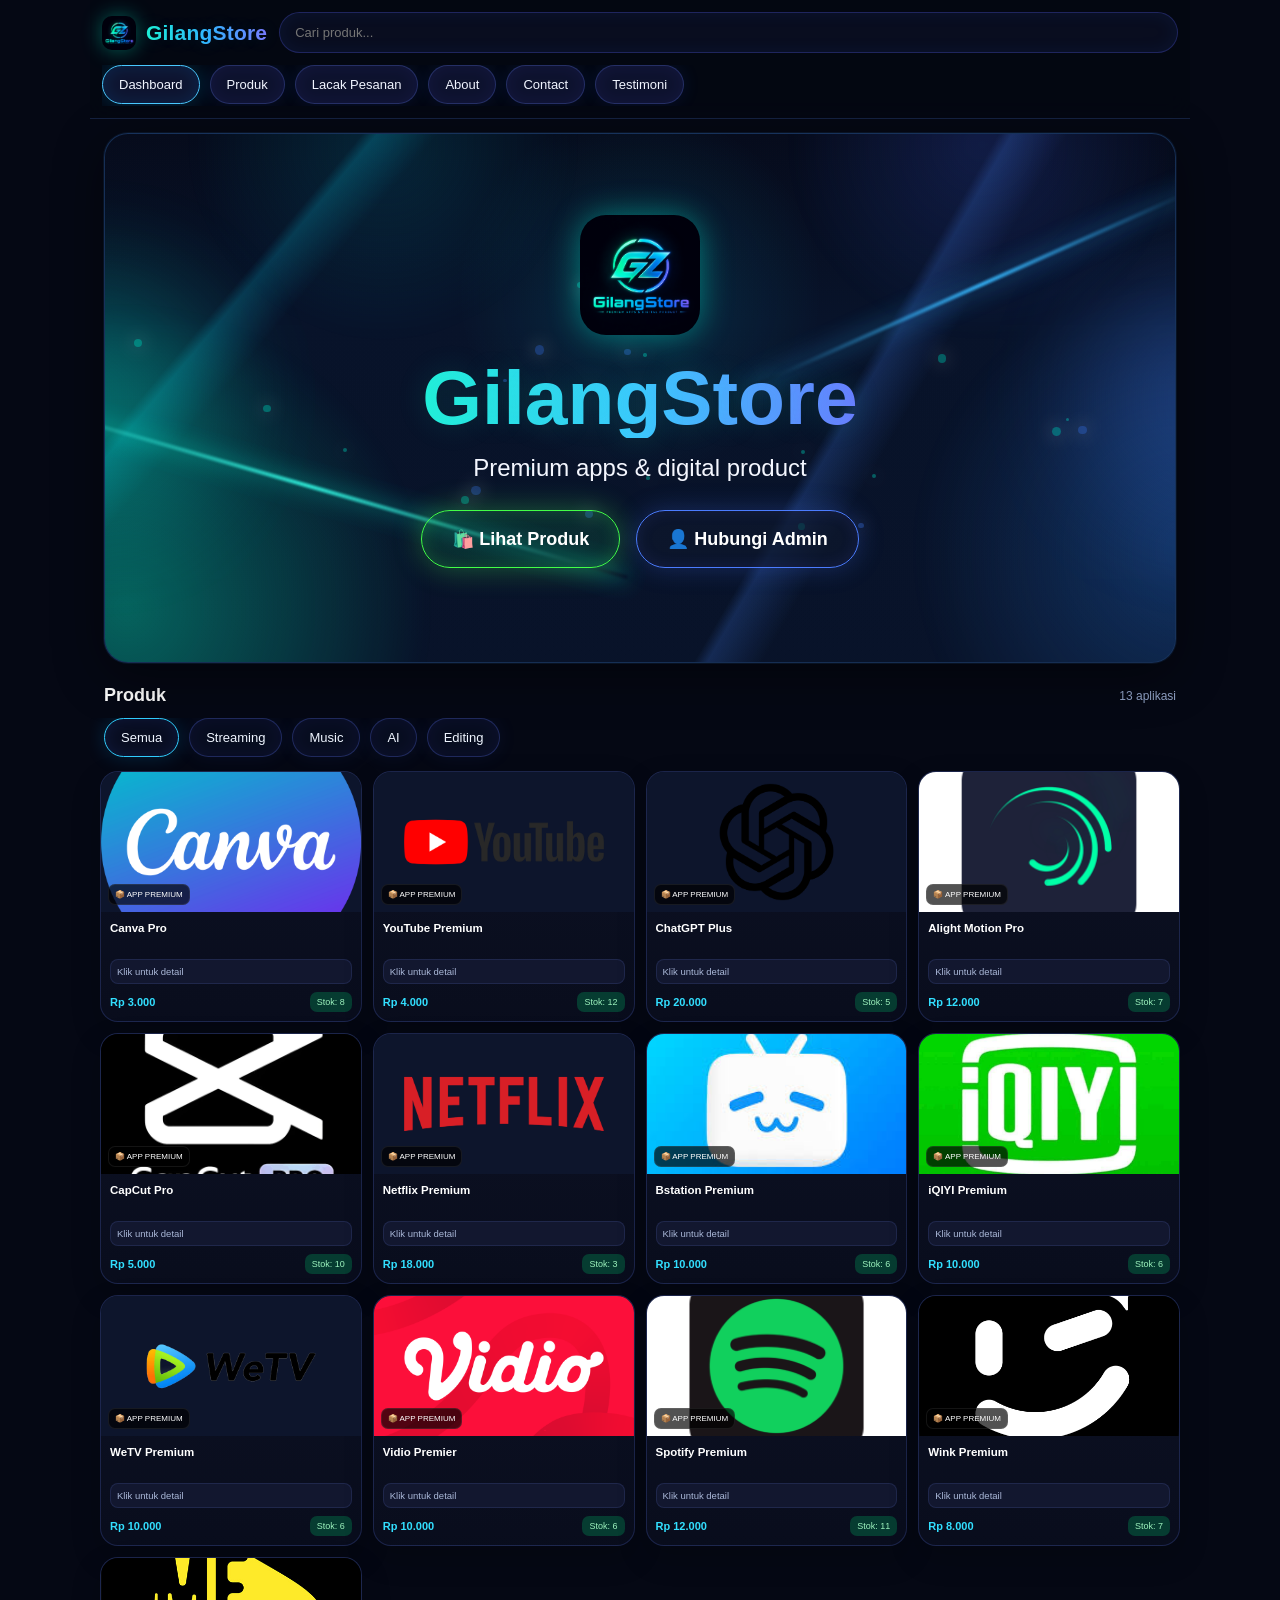
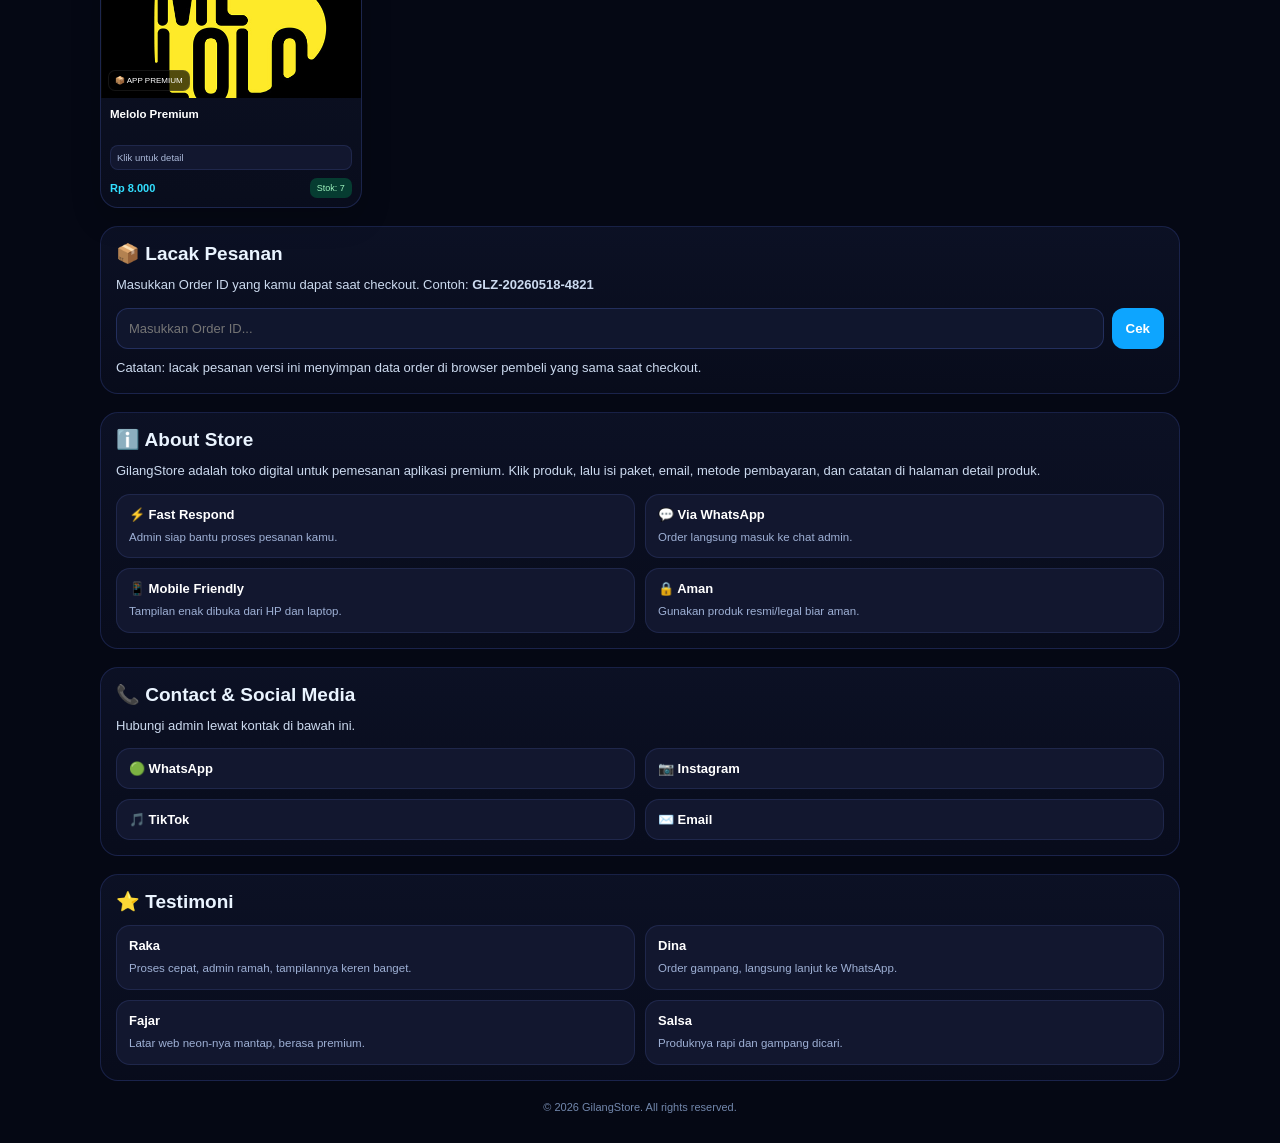
<file: gilangstore_animated_bg.html>
<!DOCTYPE html>
<html lang="id">
<head>
  <meta charset="UTF-8" />
  <meta name="viewport" content="width=device-width, initial-scale=1.0" />
  <title>GilangStore</title>
  <style>
    *{box-sizing:border-box;margin:0;padding:0;font-family:Arial,sans-serif}
    html{scroll-behavior:smooth}
    body{
      background:#050814;
      color:white;
      overflow-x:hidden;
      padding-bottom:30px;
    }
    a{text-decoration:none;color:inherit}
    .page{display:none}
    .page.active{display:block}

    header{
      position:sticky;top:0;z-index:100;
      background:rgba(4,7,18,.86);
      backdrop-filter: blur(12px);
      border-bottom:1px solid rgba(38,66,117,.45);
      padding:12px;
    }
    .topbar{
      display:flex;align-items:center;gap:12px;
    }
    .brand{
      display:flex;align-items:center;gap:10px;
      cursor:pointer;white-space:nowrap;
    }
    .brand-logo{
      width:34px;height:34px;object-fit:cover;border-radius:10px;
      filter: drop-shadow(0 0 10px rgba(0,255,210,.35));
    }
    .brand-text{
      font-size:21px;font-weight:900;letter-spacing:.2px;
      background:linear-gradient(90deg,#1ef1d6,#33b7ff,#7a7bff);
      -webkit-background-clip:text;background-clip:text;color:transparent;
      text-shadow:0 0 18px rgba(51,183,255,.15);
    }
    .search{
      flex:1;
      background:rgba(10,15,34,.9);
      border:1px solid rgba(87,102,255,.28);
      color:white;
      padding:12px 15px;border-radius:999px;outline:none;font-size:13px;
      min-width:0;
      box-shadow:0 0 18px rgba(34,109,255,.08) inset;
    }
    .nav{
      display:flex;gap:10px;overflow-x:auto;margin-top:12px;padding-bottom:2px;
    }
    .nav a{
      background:rgba(16,22,52,.88);
      border:1px solid rgba(75,92,190,.38);
      color:#f1f5ff;
      padding:11px 16px;border-radius:999px;font-size:13px;white-space:nowrap;
      box-shadow:0 0 18px rgba(44,110,255,.12), inset 0 0 16px rgba(85,67,255,.08);
    }
    .nav a:hover,.nav a.active{
      border-color:#49c8ff;
      box-shadow:0 0 22px rgba(0,179,255,.24), inset 0 0 18px rgba(0,153,255,.14);
    }

    .hero{
      position:relative;
      margin:14px;
      border-radius:24px;
      min-height:530px;
      overflow:hidden;
      border:1px solid rgba(41,86,149,.48);
      background:
        radial-gradient(circle at 50% 30%, rgba(0,224,255,.12), transparent 28%),
        linear-gradient(180deg,#050917 0%, #071126 35%, #081227 100%);
      box-shadow:0 0 0 1px rgba(27,56,97,.25), 0 12px 50px rgba(0,0,0,.45);
      display:flex;align-items:center;justify-content:center;text-align:center;
      isolation:isolate;
    }

    .hero-bg,.hero-grid,.hero-lines,.hero-particles,.hero-side-glow{
      position:absolute;inset:0;pointer-events:none;
    }
    .hero-bg::before{
      content:"";
      position:absolute;inset:-30%;
      background:
        radial-gradient(circle at 20% 75%, rgba(0,255,196,.34), transparent 20%),
        radial-gradient(circle at 82% 68%, rgba(43,136,255,.28), transparent 18%),
        radial-gradient(circle at 70% 20%, rgba(64,102,255,.18), transparent 14%),
        radial-gradient(circle at 35% 20%, rgba(0,224,255,.12), transparent 15%);
      animation:bgPulse 8s linear infinite alternate;
      filter:blur(8px);
      z-index:0;
    }
    .hero-bg::after{
      content:"";
      position:absolute;inset:0;
      background:
        linear-gradient(130deg, transparent 0 17%, rgba(0,217,255,.18) 18%, transparent 22%),
        linear-gradient(120deg, transparent 0 65%, rgba(61,125,255,.2) 66%, transparent 70%),
        linear-gradient(180deg, rgba(5,10,24,.25), rgba(5,10,24,.1));
      animation:beamMove 10s linear infinite;
      mix-blend-mode:screen;
      z-index:0;
    }

    .hero-lines::before,
    .hero-lines::after{
      content:"";
      position:absolute;
      background:linear-gradient(90deg, transparent, rgba(50,255,232,.95), transparent);
      filter:blur(1px);
      opacity:.9;
    }
    .hero-lines::before{
      width:62%;height:4px;left:-12%;bottom:33%;
      transform:rotate(16deg);
      box-shadow:0 0 22px rgba(0,255,221,.95);
      animation:leftLaser 5.5s ease-in-out infinite alternate;
    }
    .hero-lines::after{
      width:48%;height:4px;right:-6%;top:28%;
      transform:rotate(-24deg);
      background:linear-gradient(90deg, transparent, rgba(55,184,255,.98), transparent);
      box-shadow:0 0 24px rgba(47,173,255,.96);
      animation:rightLaser 6s ease-in-out infinite alternate;
    }

    .hero-grid{
      background:
        linear-gradient(to top, rgba(35,222,255,.12), transparent 46%),
        linear-gradient(rgba(0,0,0,0) 0 0),
        repeating-linear-gradient(to right, rgba(0,230,255,.09) 0 2px, transparent 2px 62px),
        repeating-linear-gradient(to top, rgba(0,230,255,.06) 0 2px, transparent 2px 52px);
      mask-image:linear-gradient(to top, rgba(255,255,255,1), rgba(255,255,255,.25), transparent 92%);
      transform:perspective(700px) rotateX(74deg) scale(1.35);
      transform-origin:bottom center;
      bottom:-17%;top:58%;
      opacity:.75;
      animation:gridDrift 8s linear infinite;
      z-index:0;
    }

    .hero-side-glow::before,
    .hero-side-glow::after{
      content:"";
      position:absolute;top:18%;bottom:18%;width:34%;
      filter:blur(38px);opacity:.72;z-index:0;
    }
    .hero-side-glow::before{
      left:-8%;
      background:radial-gradient(circle at 20% 50%, rgba(0,255,220,.5), transparent 55%);
      animation:glowFloat 8s ease-in-out infinite alternate;
    }
    .hero-side-glow::after{
      right:-10%;
      background:radial-gradient(circle at 80% 50%, rgba(67,130,255,.48), transparent 55%);
      animation:glowFloat2 9s ease-in-out infinite alternate;
    }

    .hero-content{
      position:relative;z-index:2;
      max-width:900px;padding:35px 18px 48px;
    }
    .hero-center-logo{
      width:120px;height:120px;object-fit:cover;border-radius:26px;
      margin:0 auto 18px;
      filter:drop-shadow(0 0 16px rgba(0,255,217,.42));
    }
    .hero h1{
      font-size:clamp(40px,6vw,78px);
      font-weight:900;line-height:1.05;
      background:linear-gradient(90deg,#21efd8,#3ec6ff,#6b79ff);
      -webkit-background-clip:text;background-clip:text;color:transparent;
      text-shadow:0 0 30px rgba(33,239,216,.15);
    }
    .hero p{
      margin-top:16px;font-size:clamp(18px,2.2vw,24px);
      color:#f4f7ff;
      text-shadow:0 0 18px rgba(255,255,255,.08);
    }
    .hero-buttons{
      display:flex;flex-wrap:wrap;justify-content:center;gap:16px;margin-top:28px;
    }
    .hero-buttons a{
      padding:17px 30px;border-radius:999px;
      font-size:18px;font-weight:800;
      display:inline-flex;align-items:center;gap:12px;
      border:1px solid transparent;
    }
    .hero-buttons .primary{
      background:rgba(32,255,110,.1);
      border-color:#42ff47;
      color:white;
      box-shadow:0 0 30px rgba(69,255,92,.33), inset 0 0 18px rgba(63,255,79,.18);
    }
    .hero-buttons .secondary{
      background:rgba(15,23,45,.65);
      border-color:#4b7cff;
      color:white;
      box-shadow:0 0 26px rgba(67,116,255,.26), inset 0 0 16px rgba(94,89,255,.12);
    }

    .section-title{
      display:flex;justify-content:space-between;align-items:center;
      padding:8px 14px 12px;
    }
    .section-title h2{font-size:18px}
    .section-title span{font-size:12px;color:#93a4c8}

    .tabs{
      display:flex;gap:10px;overflow-x:auto;padding:0 14px 14px;
    }
    .tab{
      border:1px solid rgba(76,96,203,.36);
      background:rgba(10,16,35,.86);
      color:#eff5ff;
      padding:11px 16px;border-radius:999px;font-size:13px;white-space:nowrap;cursor:pointer;
      box-shadow:0 0 20px rgba(58,117,255,.08), inset 0 0 18px rgba(100,64,255,.06);
    }
    .tab.active,.tab:hover{
      border-color:#31ceff;
      box-shadow:0 0 20px rgba(0,163,255,.2), inset 0 0 16px rgba(65,98,255,.12);
    }

    .grid{
      display:grid;grid-template-columns:repeat(3,1fr);
      gap:11px;padding:0 10px;
    }
    .card{
      background:linear-gradient(180deg, rgba(13,18,37,.98), rgba(9,13,29,.98));
      border:1px solid rgba(52,67,132,.44);
      border-radius:18px;overflow:hidden;
      transition:.2s;cursor:pointer;display:block;
      box-shadow:0 12px 30px rgba(0,0,0,.18);
    }
    .card:hover{
      transform:translateY(-4px);
      border-color:#31cfff;
      box-shadow:0 0 24px rgba(31,175,255,.15);
    }
    .app-img{
      height:110px;position:relative;overflow:hidden;background:#0d152c;
    }
    .app-img img{
      width:100%;height:100%;object-fit:cover;
    }
    .badge{
      position:absolute;left:7px;bottom:7px;
      font-size:8px;background:rgba(0,0,0,.68);
      padding:5px 6px;border-radius:7px;border:1px solid rgba(255,255,255,.08);
    }
    .info{padding:9px}
    .info h3{font-size:11.5px;line-height:1.3;min-height:30px;margin-bottom:8px}
    .variants{
      background:rgba(19,25,49,.95);
      border:1px solid rgba(47,58,108,.48);
      color:#aab8d8;font-size:9.5px;padding:6px;border-radius:8px;margin-bottom:8px;
    }
    .bottom{display:flex;justify-content:space-between;align-items:center;gap:5px}
    .price{font-size:11px;color:#32dfff;font-weight:800}
    .stock{
      font-size:9px;background:#063c31;color:#9cf2bd;
      padding:5px 7px;border-radius:7px;white-space:nowrap;
    }

    .content-section{
      margin:18px 10px 0;padding:15px;
      background:linear-gradient(180deg, rgba(12,17,37,.98), rgba(8,12,28,.98));
      border:1px solid rgba(45,59,122,.45);
      border-radius:18px;
    }
    .content-section h2{font-size:19px;margin-bottom:10px;color:#eaf4ff}
    .content-section p{font-size:13px;line-height:1.58;color:#ccdaef}
    .mini-grid,.socials{
      display:grid;grid-template-columns:repeat(2,1fr);gap:10px;margin-top:12px;
    }
    .mini-card,.socials a{
      background:rgba(19,25,49,.95);
      border:1px solid rgba(46,58,108,.48);
      border-radius:14px;padding:12px;
    }
    .mini-card b{display:block;font-size:13px;margin-bottom:5px}
    .mini-card span{font-size:11.5px;color:#9eb0d5;line-height:1.45}
    .socials a{font-size:13px;font-weight:700}

    .track-box{display:flex;gap:8px;margin-top:12px}
    .track-box input{
      flex:1;background:#10162d;border:1px solid rgba(57,74,145,.48);
      color:white;padding:12px;border-radius:12px;outline:none;min-width:0;
    }
    .track-box button{
      border:0;background:#0da5ff;color:white;padding:12px 14px;border-radius:12px;font-weight:800;cursor:pointer;
    }
    .track-result{
      display:none;margin-top:10px;background:#0d1528;border:1px solid rgba(44,59,116,.48);
      border-radius:12px;padding:12px;font-size:12px;line-height:1.6;color:#cfddf0;
    }

    .product-detail{padding:12px 10px 0}
    .back-btn{
      display:inline-block;margin-bottom:12px;background:#151d3b;border:1px solid rgba(66,86,170,.48);
      color:#eef5ff;padding:10px 14px;border-radius:999px;font-size:13px;cursor:pointer;
    }
    .detail-wrap{display:grid;grid-template-columns:1fr;gap:14px}
    .detail-card{
      background:linear-gradient(180deg, rgba(12,17,37,.98), rgba(8,12,28,.98));
      border:1px solid rgba(45,59,122,.45);
      border-radius:18px;overflow:hidden;
    }
    .detail-hero{min-height:180px;background:#111a30;overflow:hidden}
    .detail-hero img{width:100%;height:100%;object-fit:cover}
    .detail-body{padding:14px}
    .detail-body h1{font-size:24px;margin-bottom:8px}
    .desc{font-size:13px;color:#cad8ee;line-height:1.56;margin-bottom:13px}
    .form-box{
      background:#141b35;border:1px solid rgba(46,58,108,.48);
      border-radius:14px;padding:13px;
    }
    .form-box h3{font-size:16px;margin-bottom:10px}
    label{display:block;font-size:12px;color:#d6e2f4;margin:10px 0 6px}
    select,input,textarea{
      width:100%;background:#0e152a;border:1px solid rgba(56,73,145,.52);color:white;
      padding:11px;border-radius:12px;outline:none;font-size:13px;
    }
    textarea{resize:vertical;min-height:72px}
    .pay-grid{display:grid;grid-template-columns:repeat(2,1fr);gap:8px}
    .pay-option{
      background:#0e152a;border:1px solid rgba(56,73,145,.52);border-radius:12px;padding:12px;
      text-align:center;font-size:12px;cursor:pointer;
    }
    .pay-option.active{
      border-color:#2fdfff;background:#0f2134;box-shadow:0 0 18px rgba(32,194,255,.15);
    }
    .summary{
      margin-top:12px;background:#0d1528;border:1px solid rgba(44,59,116,.48);
      border-radius:12px;padding:12px;
    }
    .summary div{
      display:flex;justify-content:space-between;gap:10px;font-size:13px;margin:6px 0;color:#cfddf0;
    }
    .summary b{color:white;text-align:right}
    .order-btn{
      display:block;text-align:center;margin-top:14px;
      background:linear-gradient(90deg,#10b94f,#18df6e);
      color:white;padding:13px;border-radius:12px;font-weight:900;font-size:14px;
      box-shadow:0 0 25px rgba(22,220,93,.22);
    }
    .note{margin-top:9px;font-size:11px;color:#97abcf;line-height:1.45}

    footer{
      text-align:center;color:#7287ac;font-size:11px;padding:20px 10px 0;
    }

    @media(min-width:700px){
      body{max-width:1100px;margin:auto}
      .grid{grid-template-columns:repeat(4,1fr)}
      .app-img{height:140px}
      .detail-wrap{grid-template-columns:1fr 1fr}
      .detail-hero{min-height:330px}
    }

    @keyframes bgPulse{
      0%{transform:translate3d(-2%,0,0) scale(1)}
      50%{transform:translate3d(2%,-2%,0) scale(1.06)}
      100%{transform:translate3d(-1%,2%,0) scale(1.02)}
    }
    @keyframes beamMove{
      0%{transform:translateX(-3%)}
      100%{transform:translateX(3%)}
    }
    @keyframes leftLaser{
      0%{transform:translateX(-4%) rotate(16deg);opacity:.78}
      100%{transform:translateX(3%) rotate(16deg);opacity:1}
    }
    @keyframes rightLaser{
      0%{transform:translateX(4%) rotate(-24deg);opacity:.75}
      100%{transform:translateX(-3%) rotate(-24deg);opacity:1}
    }
    @keyframes gridDrift{
      from{background-position:0 0,0 0,0 0,0 0}
      to{background-position:0 0,0 0,60px 0,0 52px}
    }
    @keyframes glowFloat{
      0%{transform:translateX(0) translateY(-5px)}
      100%{transform:translateX(18px) translateY(8px)}
    }
    @keyframes glowFloat2{
      0%{transform:translateX(0) translateY(8px)}
      100%{transform:translateX(-18px) translateY(-8px)}
    }
    @keyframes particleFloat{
      0%{transform:translateY(0) translateX(0) scale(.8);opacity:.18}
      50%{opacity:.88}
      100%{transform:translateY(-140px) translateX(30px) scale(1.2);opacity:0}
    }
  </style>
</head>
<body>
  <header>
    <div class="topbar">
      <div class="brand" onclick="showHome()">
        <img src="gilz.png" alt="Logo GilangStore" class="brand-logo">
        <span class="brand-text">GilangStore</span>
      </div>
      <input class="search" id="search" type="text" placeholder="Cari produk..." />
    </div>
    <nav class="nav">
      <a onclick="showHome()" class="active">Dashboard</a>
      <a onclick="showHome('produk')">Produk</a>
      <a onclick="showHome('lacak')">Lacak Pesanan</a>
      <a onclick="showHome('about')">About</a>
      <a onclick="showHome('contact')">Contact</a>
      <a onclick="showHome('testimoni')">Testimoni</a>
    </nav>
  </header>

  <div id="homePage" class="page active">
    <section class="hero" id="home">
      <div class="hero-bg"></div>
      <div class="hero-side-glow"></div>
      <div class="hero-lines"></div>
      <div class="hero-grid"></div>
      <div class="hero-particles" id="heroParticles"></div>

      <div class="hero-content">
        <img src="gilz.png" alt="Logo GilangStore" class="hero-center-logo">
        <h1>GilangStore</h1>
        <p>Premium apps & digital product</p>

        <div class="hero-buttons">
          <a href="#produk" class="primary">🛍️ Lihat Produk</a>
          <a href="#contact" class="secondary">👤 Hubungi Admin</a>
        </div>
      </div>
    </section>

    <section id="produk">
      <div class="section-title">
        <h2>Produk</h2>
        <span>13 aplikasi</span>
      </div>

      <div class="tabs">
        <button class="tab active" onclick="filterCategory('all', this)">Semua</button>
        <button class="tab" onclick="filterCategory('streaming', this)">Streaming</button>
        <button class="tab" onclick="filterCategory('music', this)">Music</button>
        <button class="tab" onclick="filterCategory('ai', this)">AI</button>
        <button class="tab" onclick="filterCategory('editing', this)">Editing</button>
      </div>

      <main class="grid" id="productGrid"></main>
    </section>

    <section class="content-section" id="lacak">
      <h2>📦 Lacak Pesanan</h2>
      <p>Masukkan Order ID yang kamu dapat saat checkout. Contoh: <b>GLZ-20260518-4821</b></p>
      <div class="track-box">
        <input id="trackInput" type="text" placeholder="Masukkan Order ID..." />
        <button onclick="trackOrder()">Cek</button>
      </div>
      <div class="track-result" id="trackResult"></div>
      <p class="note">Catatan: lacak pesanan versi ini menyimpan data order di browser pembeli yang sama saat checkout.</p>
    </section>

    <section class="content-section" id="about">
      <h2>ℹ️ About Store</h2>
      <p>GilangStore adalah toko digital untuk pemesanan aplikasi premium. Klik produk, lalu isi paket, email, metode pembayaran, dan catatan di halaman detail produk.</p>
      <div class="mini-grid">
        <div class="mini-card"><b>⚡ Fast Respond</b><span>Admin siap bantu proses pesanan kamu.</span></div>
        <div class="mini-card"><b>💬 Via WhatsApp</b><span>Order langsung masuk ke chat admin.</span></div>
        <div class="mini-card"><b>📱 Mobile Friendly</b><span>Tampilan enak dibuka dari HP dan laptop.</span></div>
        <div class="mini-card"><b>🔒 Aman</b><span>Gunakan produk resmi/legal biar aman.</span></div>
      </div>
    </section>

    <section class="content-section" id="contact">
      <h2>📞 Contact & Social Media</h2>
      <p>Hubungi admin lewat kontak di bawah ini.</p>
      <div class="socials">
        <a id="waLink" href="#" target="_blank">🟢 WhatsApp</a>
        <a href="https://instagram.com/usernamekamu" target="_blank">📷 Instagram</a>
        <a href="https://tiktok.com/@usernamekamu" target="_blank">🎵 TikTok</a>
        <a href="mailto:emailkamu@gmail.com">✉️ Email</a>
      </div>
    </section>

    <section class="content-section" id="testimoni">
      <h2>⭐ Testimoni</h2>
      <div class="mini-grid">
        <div class="mini-card"><b>Raka</b><span>Proses cepat, admin ramah, tampilannya keren banget.</span></div>
        <div class="mini-card"><b>Dina</b><span>Order gampang, langsung lanjut ke WhatsApp.</span></div>
        <div class="mini-card"><b>Fajar</b><span>Latar web neon-nya mantap, berasa premium.</span></div>
        <div class="mini-card"><b>Salsa</b><span>Produknya rapi dan gampang dicari.</span></div>
      </div>
    </section>
  </div>

  <div id="detailPage" class="page">
    <section class="product-detail">
      <button class="back-btn" onclick="showHome('produk')">← Kembali ke Produk</button>

      <div class="detail-wrap">
        <div class="detail-card">
          <div class="detail-hero" id="detailHero"></div>
          <div class="detail-body">
            <h1 id="detailName">Nama Produk</h1>
            <p class="desc" id="detailDesc">Deskripsi produk.</p>
            <div class="summary">
              <div><span>Harga mulai</span><b id="detailPrice">Rp0</b></div>
              <div><span>Stok</span><b id="detailStock">0</b></div>
              <div><span>Status</span><b>Tersedia</b></div>
            </div>
          </div>
        </div>

        <div class="detail-card">
          <div class="detail-body">
            <div class="form-box">
              <h3>🛒 Pilihan Produk</h3>

              <label>Durasi Paket</label>
              <select id="planSelect" onchange="updateTotal()">
                <option value="1">1 Bulan</option>
                <option value="2">2 Bulan</option>
                <option value="3">3 Bulan</option>
              </select>

              <label>Email / Username Pembeli</label>
              <input id="buyerEmail" type="text" placeholder="contoh: emailkamu@gmail.com" oninput="updateTotal()" />

              <label>Metode Pembayaran</label>
              <div class="pay-grid">
                <div class="pay-option active" onclick="selectPayment('DANA', this)">DANA</div>
                <div class="pay-option" onclick="selectPayment('GoPay', this)">GoPay</div>
                <div class="pay-option" onclick="selectPayment('OVO', this)">OVO</div>
                <div class="pay-option" onclick="selectPayment('QRIS', this)">QRIS</div>
              </div>

              <label>Catatan Tambahan</label>
              <textarea id="buyerNote" placeholder="Contoh: tolong proses cepat ya kak" oninput="updateTotal()"></textarea>

              <div class="summary">
                <div><span>Produk</span><b id="sumProduct">-</b></div>
                <div><span>Durasi</span><b id="sumPlan">1 Bulan</b></div>
                <div><span>Payment</span><b id="sumPayment">DANA</b></div>
                <div><span>Order ID</span><b id="sumOrderId">-</b></div>
                <div><span>Total</span><b id="sumTotal">Rp0</b></div>
              </div>

              <a class="order-btn" id="orderBtn" href="#" target="_blank">Pesan Sekarang via WhatsApp</a>
              <p class="note">Form ini otomatis membuat pesan order ke WhatsApp admin.</p>
            </div>
          </div>
        </div>
      </div>
    </section>
  </div>

  <footer>© 2026 GilangStore. All rights reserved.</footer>

  <script>
    const whatsappNumber = "6281234567890"; // GANTI NOMOR WA KAMU

    const products = [
      { name:"Canva Pro", slug:"canva-pro", category:"editing", price:3000, stock:8, image:"canva.png", desc:"Canva Pro untuk desain poster, banner, konten, dan presentasi." },
      { name:"YouTube Premium", slug:"youtube-premium", category:"streaming", price:4000, stock:12, image:"youtube.png", desc:"YouTube Premium untuk pengalaman menonton lebih nyaman sesuai paket yang tersedia." },
      { name:"ChatGPT Plus", slug:"chatgpt-plus", category:"ai", price:20000, stock:5, image:"chatgpt.png", desc:"ChatGPT Plus untuk kebutuhan AI, belajar, coding, dan produktivitas." },
      { name:"Alight Motion Pro", slug:"alight-motion-pro", category:"editing", price:12000, stock:7, image:"am.png", desc:"Alight Motion Pro untuk edit video, motion, dan efek visual." },
      { name:"CapCut Pro", slug:"capcut-pro", category:"editing", price:5000, stock:10, image:"capcut.png", desc:"CapCut Pro untuk edit video pendek dan konten sosial media." },
      { name:"Netflix Premium", slug:"netflix-premium", category:"streaming", price:18000, stock:3, image:"Netflix.png", desc:"Netflix Premium untuk streaming film dan series sesuai paket." },
      { name:"Bstation Premium", slug:"bstation-premium", category:"streaming", price:10000, stock:6, image:"bstation.jpg", desc:"Bstation Premium untuk streaming anime dan hiburan." },
      { name:"iQIYI Premium", slug:"iqiyi-premium", category:"streaming", price:10000, stock:6, image:"iqiyi.jpg", desc:"iQIYI Premium untuk streaming drama, anime, dan film." },
      { name:"WeTV Premium", slug:"wetv-premium", category:"streaming", price:10000, stock:6, image:"wetv.png", desc:"WeTV Premium untuk streaming drama dan film pilihan." },
      { name:"Vidio Premier", slug:"vidio-premier", category:"streaming", price:10000, stock:6, image:"video.png", desc:"Vidio Premier untuk streaming olahraga, film, dan hiburan." },
      { name:"Spotify Premium", slug:"spotify-premium", category:"music", price:12000, stock:11, image:"spotify.png", desc:"Spotify Premium untuk mendengarkan musik sesuai paket." },
      { name:"Wink Premium", slug:"wink-premium", category:"editing", price:8000, stock:7, image:"wink.png", desc:"Wink Premium untuk edit video dan foto dengan fitur premium." },
      { name:"Melolo Premium", slug:"melolo-premium", category:"streaming", price:8000, stock:7, image:"melolo.jpg", desc:"Melolo Premium untuk hiburan digital sesuai paket." }
    ];

    const grid = document.getElementById("productGrid");
    const searchInput = document.getElementById("search");
    const waLink = document.getElementById("waLink");

    let currentCategory = "all";
    let selectedPayment = "DANA";
    let selectedProduct = null;
    let currentOrderId = "";

    waLink.href = `https://wa.me/${whatsappNumber}?text=${encodeURIComponent("Halo kak, saya mau tanya produk premium.")}`;

    function rupiah(number){ return "Rp " + number.toLocaleString("id-ID"); }

    function renderProducts(list){
      grid.innerHTML = "";
      if(list.length === 0){
        grid.innerHTML = `<p style="grid-column:1/-1;color:#a9b9d9;font-size:13px;padding:10px">Produk tidak ditemukan.</p>`;
        return;
      }
      list.forEach((product)=>{
        const card = document.createElement("a");
        card.className = "card";
        card.href = `#/product/${product.slug}`;
        card.onclick = (e)=>{
          e.preventDefault();
          openProduct(product.slug);
        };
        card.innerHTML = `
          <div class="app-img">
            <img src="${product.image}" alt="${product.name}">
            <span class="badge">📦 APP PREMIUM</span>
          </div>
          <div class="info">
            <h3>${product.name}</h3>
            <div class="variants">Klik untuk detail</div>
            <div class="bottom">
              <div class="price">${rupiah(product.price)}</div>
              <div class="stock">Stok: ${product.stock}</div>
            </div>
          </div>
        `;
        grid.appendChild(card);
      });
    }

    function applyFilters(){
      const keyword = searchInput.value.toLowerCase();
      let list = products.filter(p => p.name.toLowerCase().includes(keyword));
      if(currentCategory !== "all") list = list.filter(p => p.category === currentCategory);
      renderProducts(list);
    }

    function filterCategory(category, button){
      currentCategory = category;
      document.querySelectorAll(".tab").forEach(t => t.classList.remove("active"));
      button.classList.add("active");
      applyFilters();
    }

    function generateOrderId(){
      const now = new Date();
      const year = now.getFullYear();
      const month = String(now.getMonth()+1).padStart(2,"0");
      const day = String(now.getDate()).padStart(2,"0");
      const random = Math.floor(1000 + Math.random()*9000);
      return `GLZ-${year}${month}${day}-${random}`;
    }

    function openProduct(slug){
      const product = products.find(p => p.slug === slug);
      if(!product) return showHome("produk");

      selectedProduct = product;
      currentOrderId = generateOrderId();
      location.hash = `/product/${slug}`;

      document.getElementById("homePage").classList.remove("active");
      document.getElementById("detailPage").classList.add("active");

      document.getElementById("detailHero").innerHTML = `<img src="${product.image}" alt="${product.name}">`;
      document.getElementById("detailName").textContent = product.name;
      document.getElementById("detailDesc").textContent = product.desc;
      document.getElementById("detailPrice").textContent = rupiah(product.price);
      document.getElementById("detailStock").textContent = product.stock;
      document.getElementById("sumProduct").textContent = product.name;
      document.getElementById("planSelect").value = "1";
      document.getElementById("buyerEmail").value = "";
      document.getElementById("buyerNote").value = "";
      selectedPayment = "DANA";
      document.querySelectorAll(".pay-option").forEach(p => p.classList.remove("active"));
      document.querySelectorAll(".pay-option")[0].classList.add("active");
      window.scrollTo(0,0);
      updateTotal();
    }

    function showHome(target){
      document.getElementById("detailPage").classList.remove("active");
      document.getElementById("homePage").classList.add("active");
      history.pushState("", document.title, location.pathname);
      setTimeout(()=>{
        if(target) document.getElementById(target)?.scrollIntoView({behavior:"smooth"});
        else window.scrollTo({top:0, behavior:"smooth"});
      }, 50);
    }

    function selectPayment(method, el){
      selectedPayment = method;
      document.querySelectorAll(".pay-option").forEach(p => p.classList.remove("active"));
      el.classList.add("active");
      updateTotal();
    }

    function saveOrder(orderData){
      const orders = JSON.parse(localStorage.getItem("gilangstore_orders") || "{}");
      orders[orderData.id] = orderData;
      localStorage.setItem("gilangstore_orders", JSON.stringify(orders));
    }

    function handleOrderClick(){
      if(!selectedProduct) return;
      const plan = Number(document.getElementById("planSelect").value);
      const email = document.getElementById("buyerEmail").value.trim();
      const note = document.getElementById("buyerNote").value.trim();
      const total = selectedProduct.price * plan;

      saveOrder({
        id: currentOrderId,
        product: selectedProduct.name,
        plan: plan,
        total: rupiah(total),
        payment: selectedPayment,
        email: email || "-",
        note: note || "-",
        status: "Menunggu pembayaran / diproses admin"
      });
    }

    function updateTotal(){
      if(!selectedProduct) return;
      const plan = Number(document.getElementById("planSelect").value);
      const email = document.getElementById("buyerEmail").value.trim();
      const note = document.getElementById("buyerNote").value.trim();
      const total = selectedProduct.price * plan;

      document.getElementById("sumPlan").textContent = `${plan} Bulan`;
      document.getElementById("sumPayment").textContent = selectedPayment;
      document.getElementById("sumOrderId").textContent = currentOrderId;
      document.getElementById("sumTotal").textContent = rupiah(total);

      const message =
`Halo kak, saya mau pesan:
Order ID: ${currentOrderId}
Produk: ${selectedProduct.name}
Durasi: ${plan} bulan
Total: ${rupiah(total)}
Email/Username: ${email || "-"}
Pembayaran: ${selectedPayment}
Catatan: ${note || "-"}`;

      const orderBtn = document.getElementById("orderBtn");
      orderBtn.href = `https://wa.me/${whatsappNumber}?text=${encodeURIComponent(message)}`;
      orderBtn.onclick = handleOrderClick;
    }

    function trackOrder(){
      const input = document.getElementById("trackInput").value.trim().toUpperCase();
      const result = document.getElementById("trackResult");

      if(!input){
        result.style.display = "block";
        result.innerHTML = "Masukkan Order ID dulu ya.";
        return;
      }

      const orders = JSON.parse(localStorage.getItem("gilangstore_orders") || "{}");
      const order = orders[input];

      result.style.display = "block";

      if(order){
        result.innerHTML = `
          <b>Order ditemukan ✅</b><br>
          Order ID: <b>${order.id}</b><br>
          Produk: <b>${order.product}</b><br>
          Durasi: <b>${order.plan} bulan</b><br>
          Total: <b>${order.total}</b><br>
          Pembayaran: <b>${order.payment}</b><br>
          Status: <b>${order.status}</b>
        `;
      } else {
        result.innerHTML = `<b>Order ID belum ditemukan.</b><br>Pastikan kode benar. Kalau kamu pesan lewat WhatsApp, kirim Order ID itu ke admin untuk dicek manual.`;
      }
    }

    function loadFromHash(){
      const hash = location.hash.replace("#/product/","");
      if(location.hash.startsWith("#/product/")) openProduct(hash);
      else renderProducts(products);
    }

    function createParticles(){
      const box = document.getElementById("heroParticles");
      for(let i=0;i<22;i++){
        const dot = document.createElement("span");
        const size = Math.random()*7 + 3;
        dot.style.position = "absolute";
        dot.style.width = size + "px";
        dot.style.height = size + "px";
        dot.style.borderRadius = "50%";
        dot.style.left = Math.random()*100 + "%";
        dot.style.top = (Math.random()*55 + 20) + "%";
        dot.style.background = Math.random() > .5 ? "rgba(0,255,221,.9)" : "rgba(69,131,255,.9)";
        dot.style.boxShadow = "0 0 18px currentColor";
        dot.style.opacity = ".35";
        dot.style.animation = `particleFloat ${Math.random()*5 + 5}s linear infinite`;
        dot.style.animationDelay = `${Math.random()*5}s`;
        box.appendChild(dot);
      }
    }

    searchInput.addEventListener("input", applyFilters);
    renderProducts(products);
    loadFromHash();
    window.addEventListener("hashchange", loadFromHash);
    createParticles();
  </script>
</body>
</html>
</file>
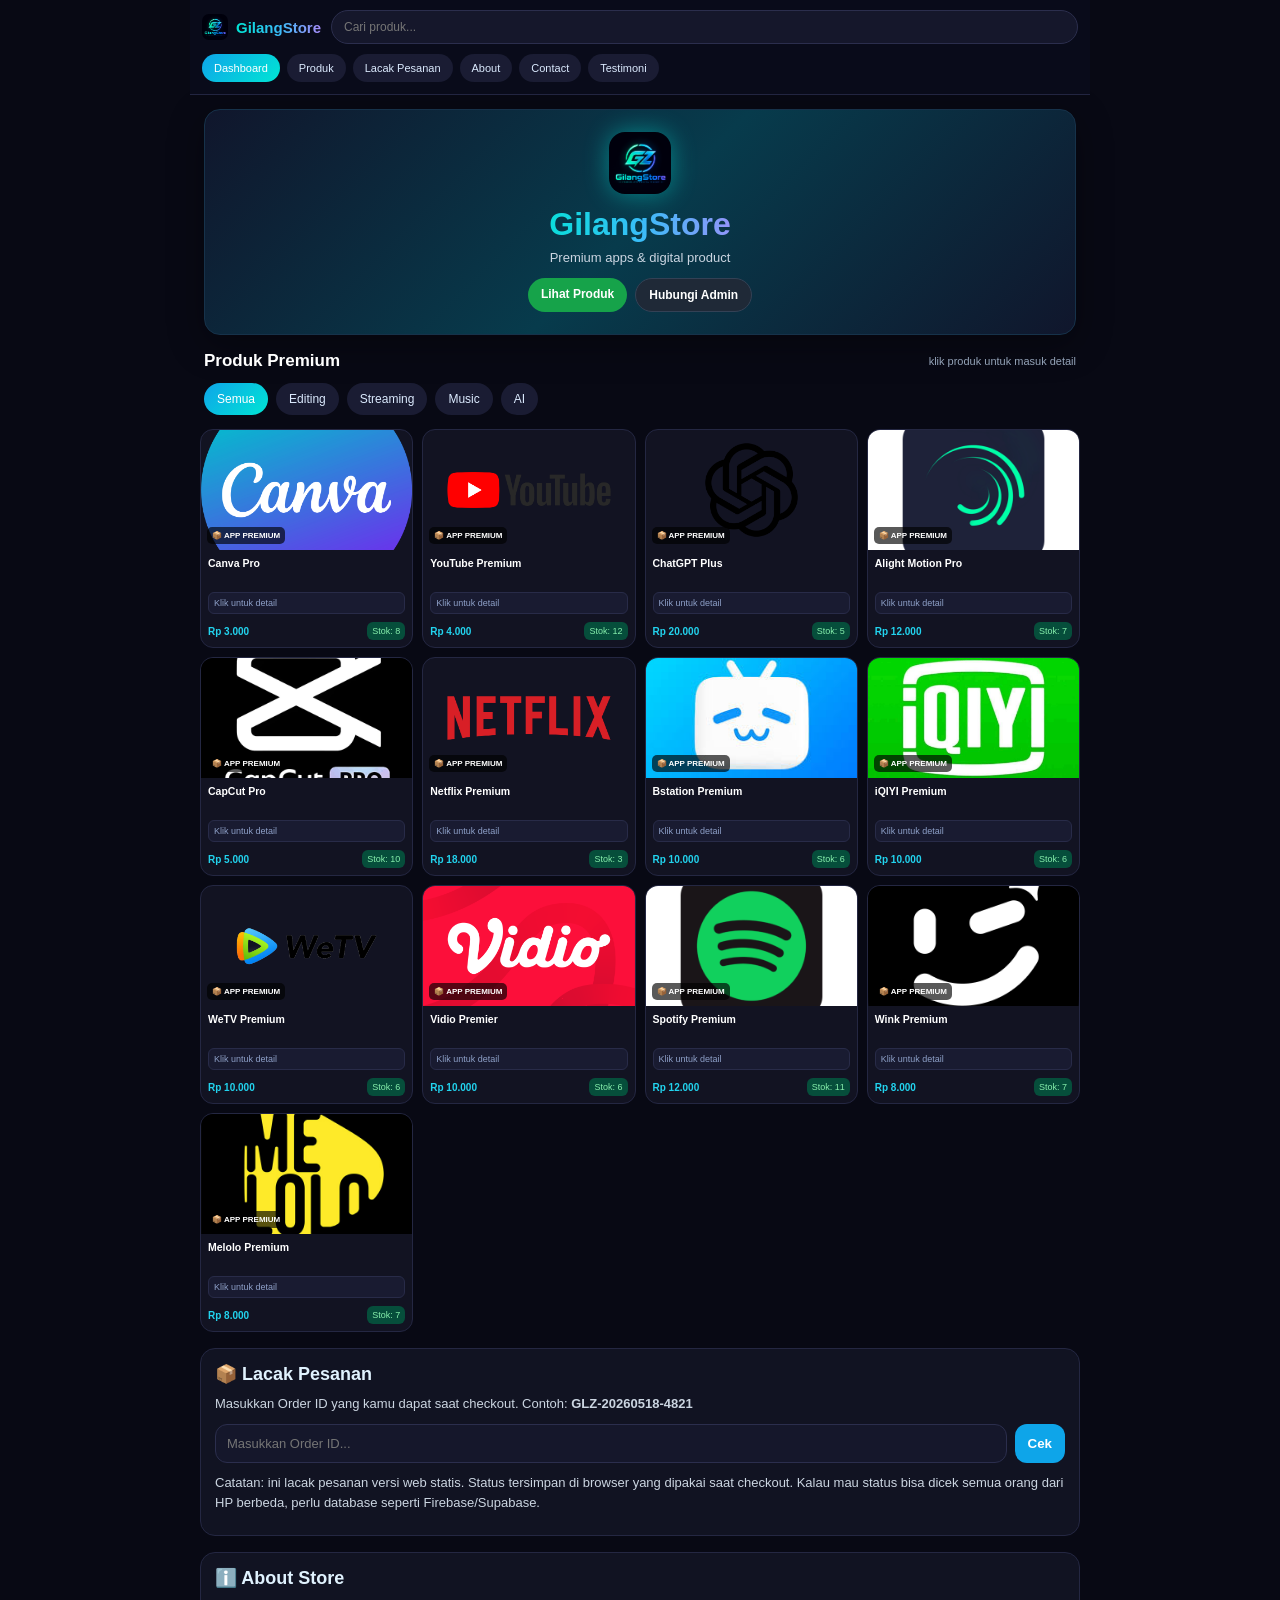
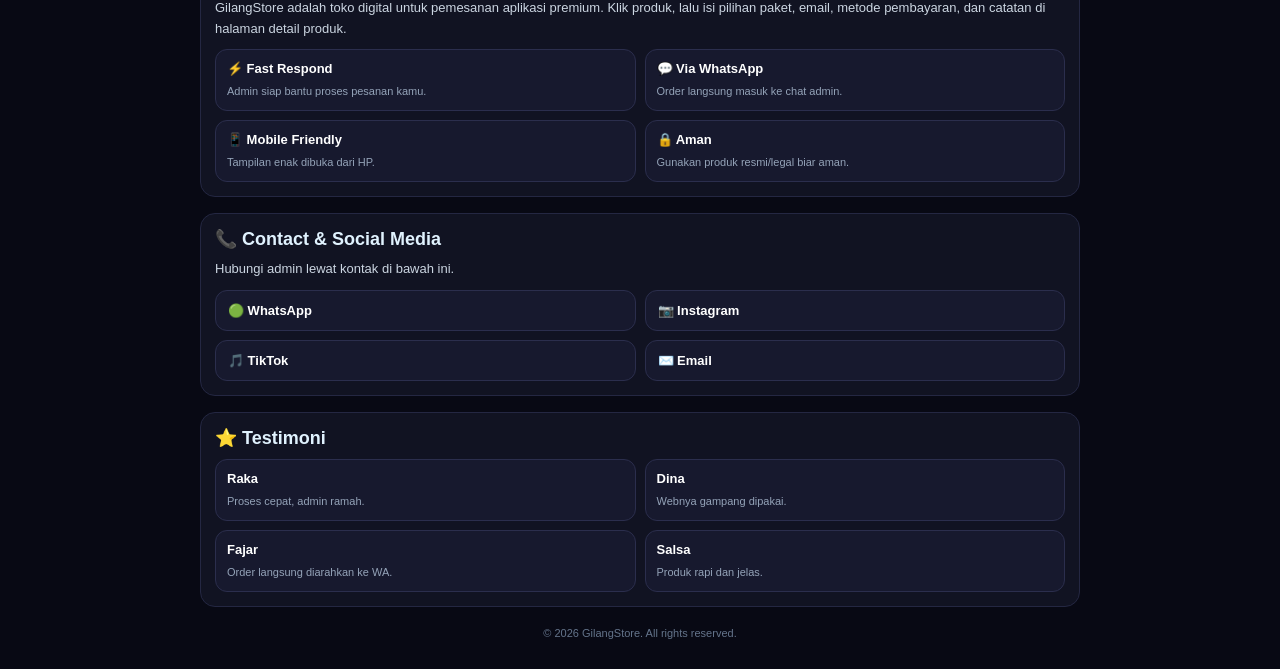
<file: gilangstore_logo_apk_tracking.html>
<!DOCTYPE html>
<html lang="id">
<head>
  <meta charset="UTF-8" />
  <meta name="viewport" content="width=device-width, initial-scale=1.0" />
  <title>GilangStore</title>
  <style>
    *{box-sizing:border-box;margin:0;padding:0;font-family:Arial,sans-serif}
    html{scroll-behavior:smooth}
    body{background:#080914;color:white;padding-bottom:30px}
    header{position:sticky;top:0;z-index:10;background:rgba(10,12,28,.96);border-bottom:1px solid #222541;padding:10px 12px}
    .topbar{display:flex;align-items:center;gap:10px}
    .brand{display:flex;align-items:center;gap:8px;white-space:nowrap}
    .brand-logo{width:26px;height:26px;object-fit:cover;border-radius:7px}
    .brand-text{
      font-size:15px;
      font-weight:900;
      background:linear-gradient(90deg,#00e5d4,#38bdf8,#a78bfa);
      -webkit-background-clip:text;
      background-clip:text;
      color:transparent;
    }
    .search{flex:1;background:#15172b;border:1px solid #2b2e4d;color:white;padding:9px 12px;border-radius:999px;outline:none;font-size:12px;min-width:0}
    .nav{display:flex;gap:7px;overflow-x:auto;margin-top:10px;padding-bottom:2px}
    .nav a{border:0;background:#1a1c33;color:#dbeafe;padding:8px 12px;border-radius:999px;font-size:11px;white-space:nowrap;text-decoration:none;cursor:pointer}
    .nav a.active,.nav a:hover{background:linear-gradient(135deg,#0ea5e9,#00e5d4);color:white}
    .hero{margin:14px;border-radius:16px;min-height:135px;background:linear-gradient(135deg,#10162c,#073b4c,#10162c);display:flex;align-items:center;justify-content:center;text-align:center;padding:22px;box-shadow:0 10px 35px rgba(0,0,0,.35);border:1px solid #16324a}
    .hero-logo{width:62px;height:62px;object-fit:cover;border-radius:16px;margin-bottom:8px;filter:drop-shadow(0 0 12px rgba(0,229,212,.45))}
    .hero h1{
      font-size:32px;
      background:linear-gradient(90deg,#00e5d4,#38bdf8,#a78bfa);
      -webkit-background-clip:text;
      background-clip:text;
      color:transparent;
      text-shadow:none;
      font-weight:900;
    }
    .hero p{margin-top:7px;color:#cbd5e1;font-size:13px}
    .hero-buttons{display:flex;justify-content:center;gap:8px;flex-wrap:wrap;margin-top:13px}
    .hero-buttons a{font-size:12px;text-decoration:none;color:white;background:#16a34a;padding:9px 13px;border-radius:999px;font-weight:700}
    .hero-buttons a.secondary{background:#1f2937;border:1px solid #334155}
    .section-title{padding:2px 14px 12px;display:flex;align-items:center;justify-content:space-between}
    .section-title h2{font-size:17px}
    .section-title span{font-size:11px;color:#94a3b8}
    .tabs{display:flex;gap:8px;overflow-x:auto;padding:0 14px 14px}
    .tab{border:0;background:#1a1c33;color:#dbeafe;padding:9px 13px;border-radius:999px;font-size:12px;white-space:nowrap;cursor:pointer}
    .tab.active{background:linear-gradient(135deg,#0ea5e9,#00e5d4);color:white}
    .grid{display:grid;grid-template-columns:repeat(3,1fr);gap:9px;padding:0 10px}
    .card{background:#121322;border:1px solid #242742;border-radius:13px;overflow:hidden;cursor:pointer;transition:.2s;min-width:0;text-decoration:none;color:white}
    .card:hover{transform:translateY(-3px);border-color:#00e5d4}
    .app-img{height:88px;display:flex;align-items:center;justify-content:center;font-size:30px;font-weight:800;color:white;position:relative;overflow:hidden}
    .app-img img{width:100%;height:100%;object-fit:cover}
    .badge{position:absolute;left:6px;bottom:6px;font-size:8px;background:rgba(0,0,0,.65);padding:4px 5px;border-radius:5px}
    .info{padding:7px}
    .info h3{font-size:10.5px;margin-bottom:8px;line-height:1.25;min-height:27px}
    .variants{background:#191b31;border:1px solid #282b48;color:#8ea0c8;font-size:9px;padding:5px;border-radius:6px;margin-bottom:8px}
    .bottom{display:flex;align-items:center;justify-content:space-between;gap:5px}
    .price{font-size:10px;color:#22d3ee;font-weight:700}
    .stock{font-size:9px;background:#064e3b;color:#86efac;padding:4px 5px;border-radius:6px;white-space:nowrap}
    .content-section{margin:16px 10px 0;padding:14px;background:#111322;border:1px solid #242742;border-radius:15px}
    .content-section h2{font-size:18px;margin-bottom:9px;color:#e0f2fe}
    .content-section p{font-size:13px;color:#cbd5e1;line-height:1.55;margin-bottom:8px}
    .mini-grid{display:grid;grid-template-columns:repeat(2,1fr);gap:9px;margin-top:10px}
    .mini-card{background:#17192e;border:1px solid #2b2e4d;border-radius:12px;padding:11px}
    .mini-card b{display:block;font-size:13px;margin-bottom:5px}
    .mini-card span{font-size:11px;color:#94a3b8;line-height:1.4}
    .socials{display:grid;grid-template-columns:repeat(2,1fr);gap:9px;margin-top:10px}
    .socials a{display:block;text-decoration:none;color:white;background:#17192e;border:1px solid #2b2e4d;padding:12px;border-radius:12px;font-size:13px;font-weight:700}
    .socials a:hover{border-color:#00e5d4}

    .track-box{display:flex;gap:8px;margin-top:10px}
    .track-box input{flex:1;background:#15172b;border:1px solid #2b2e4d;color:white;padding:11px;border-radius:12px;outline:none;min-width:0}
    .track-box button{border:0;background:#0ea5e9;color:white;padding:11px 13px;border-radius:12px;font-weight:800;cursor:pointer}
    .track-result{display:none;margin-top:10px;background:#0f172a;border:1px solid #1e293b;border-radius:12px;padding:12px;font-size:12px;line-height:1.6;color:#cbd5e1}
    .track-result b{color:white}

    footer{text-align:center;color:#64748b;font-size:11px;padding:20px 10px 0}
    .page{display:none}
    .page.active{display:block}
    .product-detail{padding:12px 10px 0}
    .back-btn{display:inline-block;margin:0 0 12px;background:#1a1c33;color:#e0f2fe;text-decoration:none;padding:9px 12px;border-radius:999px;font-size:12px;border:1px solid #2b2e4d;cursor:pointer}
    .detail-card{background:#111322;border:1px solid #242742;border-radius:17px;overflow:hidden}
    .detail-hero{min-height:150px;display:flex;align-items:center;justify-content:center;font-size:54px;font-weight:900;position:relative;overflow:hidden}
    .detail-hero img{width:100%;height:100%;object-fit:cover}
    .detail-body{padding:14px}
    .detail-body h1{font-size:23px;margin-bottom:8px}
    .desc{font-size:13px;color:#cbd5e1;line-height:1.5;margin-bottom:13px}
    .form-box{background:#17192e;border:1px solid #2b2e4d;border-radius:14px;padding:13px;margin-top:12px}
    .form-box h3{font-size:15px;margin-bottom:10px;color:#e0f2fe}
    label{display:block;font-size:12px;color:#cbd5e1;margin:10px 0 6px}
    select,input,textarea{width:100%;background:#101225;color:white;border:1px solid #2b2e4d;border-radius:11px;padding:11px;outline:none;font-size:13px}
    textarea{resize:vertical;min-height:70px}
    .pay-grid{display:grid;grid-template-columns:repeat(2,1fr);gap:8px}
    .pay-option{background:#101225;border:1px solid #2b2e4d;border-radius:11px;padding:11px;font-size:12px;cursor:pointer;text-align:center}
    .pay-option.active{border-color:#00e5d4;background:#102c35}
    .summary{margin-top:12px;background:#0f172a;border:1px solid #1e293b;border-radius:12px;padding:12px}
    .summary div{display:flex;justify-content:space-between;font-size:13px;margin:5px 0;color:#cbd5e1}
    .summary b{color:white}
    .order-btn{display:block;text-align:center;text-decoration:none;margin-top:14px;background:#16a34a;color:white;padding:13px;border-radius:12px;font-weight:800;font-size:14px}
    .note{margin-top:10px;color:#94a3b8;font-size:11px;line-height:1.4}
    @media(min-width:700px){
      body{max-width:900px;margin:auto}
      .grid{grid-template-columns:repeat(4,1fr)}
      .app-img{height:120px}
      .detail-wrap{display:grid;grid-template-columns:1fr 1fr;gap:14px;align-items:start}
      .detail-hero{min-height:330px}
    }
  </style>
</head>
<body>
  <header>
    <div class="topbar">
      <div class="brand" onclick="showHome()" style="cursor:pointer">
        <img src="gilz.png" alt="Logo GilangStore" class="brand-logo">
        <span class="brand-text">GilangStore</span>
      </div>
      <input class="search" id="search" type="text" placeholder="Cari produk..." />
    </div>
    <nav class="nav">
      <a onclick="showHome()" class="active">Dashboard</a>
      <a onclick="showHome('produk')">Produk</a>
      <a onclick="showHome('lacak')">Lacak Pesanan</a>
      <a onclick="showHome('about')">About</a>
      <a onclick="showHome('contact')">Contact</a>
      <a onclick="showHome('testimoni')">Testimoni</a>
    </nav>
  </header>

  <div id="homePage" class="page active">
    <section class="hero" id="home">
      <div>
        <img src="gilz.png" alt="Logo GilangStore" class="hero-logo">
        <h1>GilangStore</h1>
        <p>Premium apps & digital product</p>
        <div class="hero-buttons">
          <a href="#produk">Lihat Produk</a>
          <a class="secondary" href="#contact">Hubungi Admin</a>
        </div>
      </div>
    </section>

    <section id="produk">
      <div class="section-title">
        <h2>Produk Premium</h2>
        <span>klik produk untuk masuk detail</span>
      </div>

      <div class="tabs">
        <button class="tab active" onclick="filterCategory('all', this)">Semua</button>
        <button class="tab" onclick="filterCategory('editing', this)">Editing</button>
        <button class="tab" onclick="filterCategory('streaming', this)">Streaming</button>
        <button class="tab" onclick="filterCategory('music', this)">Music</button>
        <button class="tab" onclick="filterCategory('ai', this)">AI</button>
      </div>

      <main class="grid" id="productGrid"></main>
    </section>


    <section class="content-section" id="lacak">
      <h2>📦 Lacak Pesanan</h2>
      <p>Masukkan Order ID yang kamu dapat saat checkout. Contoh: <b>GLZ-20260518-4821</b></p>
      <div class="track-box">
        <input id="trackInput" type="text" placeholder="Masukkan Order ID..." />
        <button onclick="trackOrder()">Cek</button>
      </div>
      <div class="track-result" id="trackResult"></div>
      <p class="note">Catatan: ini lacak pesanan versi web statis. Status tersimpan di browser yang dipakai saat checkout. Kalau mau status bisa dicek semua orang dari HP berbeda, perlu database seperti Firebase/Supabase.</p>
    </section>

    <section class="content-section" id="about">
      <h2>ℹ️ About Store</h2>
      <p>GilangStore adalah toko digital untuk pemesanan aplikasi premium. Klik produk, lalu isi pilihan paket, email, metode pembayaran, dan catatan di halaman detail produk.</p>
      <div class="mini-grid">
        <div class="mini-card"><b>⚡ Fast Respond</b><span>Admin siap bantu proses pesanan kamu.</span></div>
        <div class="mini-card"><b>💬 Via WhatsApp</b><span>Order langsung masuk ke chat admin.</span></div>
        <div class="mini-card"><b>📱 Mobile Friendly</b><span>Tampilan enak dibuka dari HP.</span></div>
        <div class="mini-card"><b>🔒 Aman</b><span>Gunakan produk resmi/legal biar aman.</span></div>
      </div>
    </section>

    <section class="content-section" id="contact">
      <h2>📞 Contact & Social Media</h2>
      <p>Hubungi admin lewat kontak di bawah ini.</p>
      <div class="socials">
        <a id="waLink" href="#" target="_blank">🟢 WhatsApp</a>
        <a href="https://instagram.com/usernamekamu" target="_blank">📷 Instagram</a>
        <a href="https://tiktok.com/@usernamekamu" target="_blank">🎵 TikTok</a>
        <a href="mailto:emailkamu@gmail.com">✉️ Email</a>
      </div>
    </section>

    <section class="content-section" id="testimoni">
      <h2>⭐ Testimoni</h2>
      <div class="mini-grid">
        <div class="mini-card"><b>Raka</b><span>Proses cepat, admin ramah.</span></div>
        <div class="mini-card"><b>Dina</b><span>Webnya gampang dipakai.</span></div>
        <div class="mini-card"><b>Fajar</b><span>Order langsung diarahkan ke WA.</span></div>
        <div class="mini-card"><b>Salsa</b><span>Produk rapi dan jelas.</span></div>
      </div>
    </section>
  </div>

  <div id="detailPage" class="page">
    <section class="product-detail">
      <button class="back-btn" onclick="showHome('produk')">← Kembali ke Produk</button>

      <div class="detail-wrap">
        <div class="detail-card">
          <div class="detail-hero" id="detailHero">AI</div>
          <div class="detail-body">
            <h1 id="detailName">Nama Produk</h1>
            <p class="desc" id="detailDesc">Deskripsi produk.</p>
            <div class="summary">
              <div><span>Harga mulai</span><b id="detailPrice">Rp0</b></div>
              <div><span>Stok</span><b id="detailStock">0</b></div>
              <div><span>Status</span><b>Tersedia</b></div>
            </div>
          </div>
        </div>

        <div class="detail-card">
          <div class="detail-body">
            <div class="form-box">
              <h3>🛒 Pilihan Produk</h3>

              <label>Durasi Paket</label>
              <select id="planSelect" onchange="updateTotal()">
                <option value="1">1 Bulan</option>
                <option value="2">2 Bulan</option>
                <option value="3">3 Bulan</option>
              </select>

              <label>Email / Username Pembeli</label>
              <input id="buyerEmail" type="text" placeholder="contoh: emailkamu@gmail.com" oninput="updateTotal()" />

              <label>Metode Pembayaran</label>
              <div class="pay-grid">
                <div class="pay-option active" onclick="selectPayment('DANA', this)">DANA</div>
                <div class="pay-option" onclick="selectPayment('GoPay', this)">GoPay</div>
                <div class="pay-option" onclick="selectPayment('OVO', this)">OVO</div>
                <div class="pay-option" onclick="selectPayment('QRIS', this)">QRIS</div>
              </div>

              <label>Catatan Tambahan</label>
              <textarea id="buyerNote" placeholder="Contoh: tolong proses cepat ya kak" oninput="updateTotal()"></textarea>

              <div class="summary">
                <div><span>Produk</span><b id="sumProduct">-</b></div>
                <div><span>Durasi</span><b id="sumPlan">1 Bulan</b></div>
                <div><span>Payment</span><b id="sumPayment">DANA</b></div>
                <div><span>Order ID</span><b id="sumOrderId">-</b></div>
                <div><span>Total</span><b id="sumTotal">Rp0</b></div>
              </div>

              <a class="order-btn" id="orderBtn" href="#" target="_blank">Pesan Sekarang via WhatsApp</a>
              <p class="note">Form ini akan otomatis membuat pesan order ke WhatsApp admin.</p>
            </div>
          </div>
        </div>
      </div>
    </section>
  </div>

  <footer>
    © 2026 GilangStore. All rights reserved.
  </footer>

  <script>
    const whatsappNumber = "6281234567890"; // GANTI DENGAN NOMOR WA KAMU
    let selectedPayment = "DANA";
    let selectedProduct = null;
    let currentOrderId = "";

    const products = [
      { name:"Canva Pro", slug:"canva-pro", category:"editing", price:3000, stock:8, image:"canva.png", desc:"Canva Pro untuk desain poster, banner, konten, dan presentasi." },
      { name:"YouTube Premium", slug:"youtube-premium", category:"streaming", price:4000, stock:12, image:"youtube.png", desc:"YouTube Premium untuk pengalaman menonton lebih nyaman sesuai paket yang tersedia." },
      { name:"ChatGPT Plus", slug:"chatgpt-plus", category:"ai", price:20000, stock:5, image:"chatgpt.png", desc:"ChatGPT Plus untuk kebutuhan AI, belajar, coding, dan produktivitas." },
      { name:"Alight Motion Pro", slug:"alight-motion-pro", category:"editing", price:12000, stock:7, image:"am.png", desc:"Alight Motion Pro untuk edit video, motion, dan efek visual." },
      { name:"CapCut Pro", slug:"capcut-pro", category:"editing", price:5000, stock:10, image:"capcut.png", desc:"CapCut Pro untuk edit video pendek dan konten sosial media." },
      { name:"Netflix Premium", slug:"netflix-premium", category:"streaming", price:18000, stock:3, image:"Netflix.png", desc:"Netflix Premium untuk streaming film dan series sesuai paket." },
      { name:"Bstation Premium", slug:"bstation-premium", category:"streaming", price:10000, stock:6, image:"bstation.jpg", desc:"Bstation Premium untuk streaming anime dan konten hiburan." },
      { name:"iQIYI Premium", slug:"iqiyi-premium", category:"streaming", price:10000, stock:6, image:"iqiyi.jpg", desc:"iQIYI Premium untuk streaming drama, anime, dan film." },
      { name:"WeTV Premium", slug:"wetv-premium", category:"streaming", price:10000, stock:6, image:"wetv.png", desc:"WeTV Premium untuk streaming drama dan film pilihan." },
      { name:"Vidio Premier", slug:"vidio-premier", category:"streaming", price:10000, stock:6, image:"video.png", desc:"Vidio Premier untuk streaming olahraga, film, dan hiburan." },
      { name:"Spotify Premium", slug:"spotify-premium", category:"music", price:12000, stock:11, image:"spotify.png", desc:"Spotify Premium untuk mendengarkan musik sesuai paket." },
      { name:"Wink Premium", slug:"wink-premium", category:"editing", price:8000, stock:7, image:"wink.png", desc:"Wink Premium untuk edit video dan foto dengan fitur premium." },
      { name:"Melolo Premium", slug:"melolo-premium", category:"streaming", price:8000, stock:7, image:"melolo.jpg", desc:"Melolo Premium untuk hiburan digital sesuai paket yang tersedia." }
    ];

    const grid = document.getElementById("productGrid");
    const searchInput = document.getElementById("search");
    const waLink = document.getElementById("waLink");
    let currentCategory = "all";

    waLink.href = `https://wa.me/${whatsappNumber}?text=${encodeURIComponent("Halo kak, saya mau tanya produk premium.")}`;

    function rupiah(number){return "Rp " + number.toLocaleString("id-ID")}

    function renderProducts(list){
      grid.innerHTML = "";
      if(list.length === 0){
        grid.innerHTML = `<p style="grid-column:1/-1;color:#94a3b8;font-size:13px;padding:10px">Produk tidak ditemukan.</p>`;
        return;
      }
      list.forEach((product)=>{
        const card = document.createElement("a");
        card.className = "card";
        card.href = `#/product/${product.slug}`;
        card.onclick = (e) => {
          e.preventDefault();
          openProduct(product.slug);
        };
        card.innerHTML = `
          <div class="app-img">
            <img src="${product.image}" alt="${product.name}">
            <span class="badge">📦 APP PREMIUM</span>
          </div>
          <div class="info">
            <h3>${product.name}</h3>
            <div class="variants">Klik untuk detail</div>
            <div class="bottom">
              <div class="price">${rupiah(product.price)}</div>
              <div class="stock">Stok: ${product.stock}</div>
            </div>
          </div>`;
        grid.appendChild(card);
      });
    }

    function applyFilters(){
      const keyword = searchInput.value.toLowerCase();
      let list = products.filter(p => p.name.toLowerCase().includes(keyword));
      if(currentCategory !== "all") list = list.filter(p => p.category === currentCategory);
      renderProducts(list);
    }

    function filterCategory(category, button){
      currentCategory = category;
      document.querySelectorAll(".tab").forEach(t => t.classList.remove("active"));
      button.classList.add("active");
      applyFilters();
    }

    function openProduct(slug){
      const product = products.find(p => p.slug === slug);
      if(!product) return showHome("produk");
      selectedProduct = product;
      currentOrderId = generateOrderId();
      location.hash = `/product/${slug}`;

      document.getElementById("homePage").classList.remove("active");
      document.getElementById("detailPage").classList.add("active");
      document.getElementById("detailHero").innerHTML = `<img src="${product.image}" alt="${product.name}">`;
      document.getElementById("detailHero").style.background = "#111322";
      document.getElementById("detailHero").style.color = "white";
      document.getElementById("detailName").textContent = product.name;
      document.getElementById("detailDesc").textContent = product.desc;
      document.getElementById("detailPrice").textContent = rupiah(product.price);
      document.getElementById("detailStock").textContent = product.stock;
      document.getElementById("sumProduct").textContent = product.name;
      document.getElementById("planSelect").value = "1";
      window.scrollTo(0,0);
      updateTotal();
    }

    function showHome(target){
      document.getElementById("detailPage").classList.remove("active");
      document.getElementById("homePage").classList.add("active");
      history.pushState("", document.title, location.pathname);
      setTimeout(() => {
        if(target) document.getElementById(target)?.scrollIntoView();
        else window.scrollTo(0,0);
      }, 50);
    }

    function selectPayment(method, el){
      selectedPayment = method;
      document.querySelectorAll(".pay-option").forEach(p => p.classList.remove("active"));
      el.classList.add("active");
      updateTotal();
    }


    function generateOrderId(){
      const now = new Date();
      const year = now.getFullYear();
      const month = String(now.getMonth() + 1).padStart(2, "0");
      const day = String(now.getDate()).padStart(2, "0");
      const random = Math.floor(1000 + Math.random() * 9000);
      return `GLZ-${year}${month}${day}-${random}`;
    }

    function saveOrder(orderData){
      const orders = JSON.parse(localStorage.getItem("gilangstore_orders") || "{}");
      orders[orderData.id] = orderData;
      localStorage.setItem("gilangstore_orders", JSON.stringify(orders));
    }

    function trackOrder(){
      const input = document.getElementById("trackInput").value.trim().toUpperCase();
      const result = document.getElementById("trackResult");

      if(!input){
        result.style.display = "block";
        result.innerHTML = "Masukkan Order ID dulu ya.";
        return;
      }

      const orders = JSON.parse(localStorage.getItem("gilangstore_orders") || "{}");
      const order = orders[input];

      result.style.display = "block";

      if(order){
        result.innerHTML = `
          <b>Order ditemukan ✅</b><br>
          Order ID: <b>${order.id}</b><br>
          Produk: <b>${order.product}</b><br>
          Durasi: <b>${order.plan} bulan</b><br>
          Total: <b>${order.total}</b><br>
          Pembayaran: <b>${order.payment}</b><br>
          Status: <b>${order.status}</b>
        `;
      } else {
        result.innerHTML = `
          <b>Order ID belum ditemukan.</b><br>
          Pastikan kode benar. Kalau kamu pesan lewat WhatsApp, kirim Order ID itu ke admin untuk dicek manual.
        `;
      }
    }

    function handleOrderClick(){
      if(!selectedProduct) return;
      const plan = Number(document.getElementById("planSelect").value);
      const email = document.getElementById("buyerEmail").value.trim();
      const note = document.getElementById("buyerNote").value.trim();
      const total = selectedProduct.price * plan;

      saveOrder({
        id: currentOrderId,
        product: selectedProduct.name,
        plan: plan,
        total: rupiah(total),
        payment: selectedPayment,
        email: email || "-",
        note: note || "-",
        status: "Menunggu pembayaran / diproses admin"
      });
    }

    function updateTotal(){
      if(!selectedProduct) return;
      const plan = Number(document.getElementById("planSelect").value);
      const email = document.getElementById("buyerEmail").value.trim();
      const note = document.getElementById("buyerNote").value.trim();
      const total = selectedProduct.price * plan;

      document.getElementById("sumPlan").textContent = `${plan} Bulan`;
      document.getElementById("sumPayment").textContent = selectedPayment;
      document.getElementById("sumOrderId").textContent = currentOrderId;
      document.getElementById("sumTotal").textContent = rupiah(total);

      const message =
`Halo kak, saya mau pesan:
Order ID: ${currentOrderId}
Produk: ${selectedProduct.name}
Durasi: ${plan} bulan
Total: ${rupiah(total)}
Email/Username: ${email || "-"}
Pembayaran: ${selectedPayment}
Catatan: ${note || "-"}`;

      const orderBtn = document.getElementById("orderBtn");
      orderBtn.href = `https://wa.me/${whatsappNumber}?text=${encodeURIComponent(message)}`;
      orderBtn.onclick = handleOrderClick;
    }

    searchInput.addEventListener("input", applyFilters);

    function loadFromHash(){
      const hash = location.hash.replace("#/product/","");
      if(location.hash.startsWith("#/product/")) openProduct(hash);
      else renderProducts(products);
    }

    window.addEventListener("hashchange", loadFromHash);
    renderProducts(products);
    loadFromHash();
  </script>
</body>
</html>
</file>
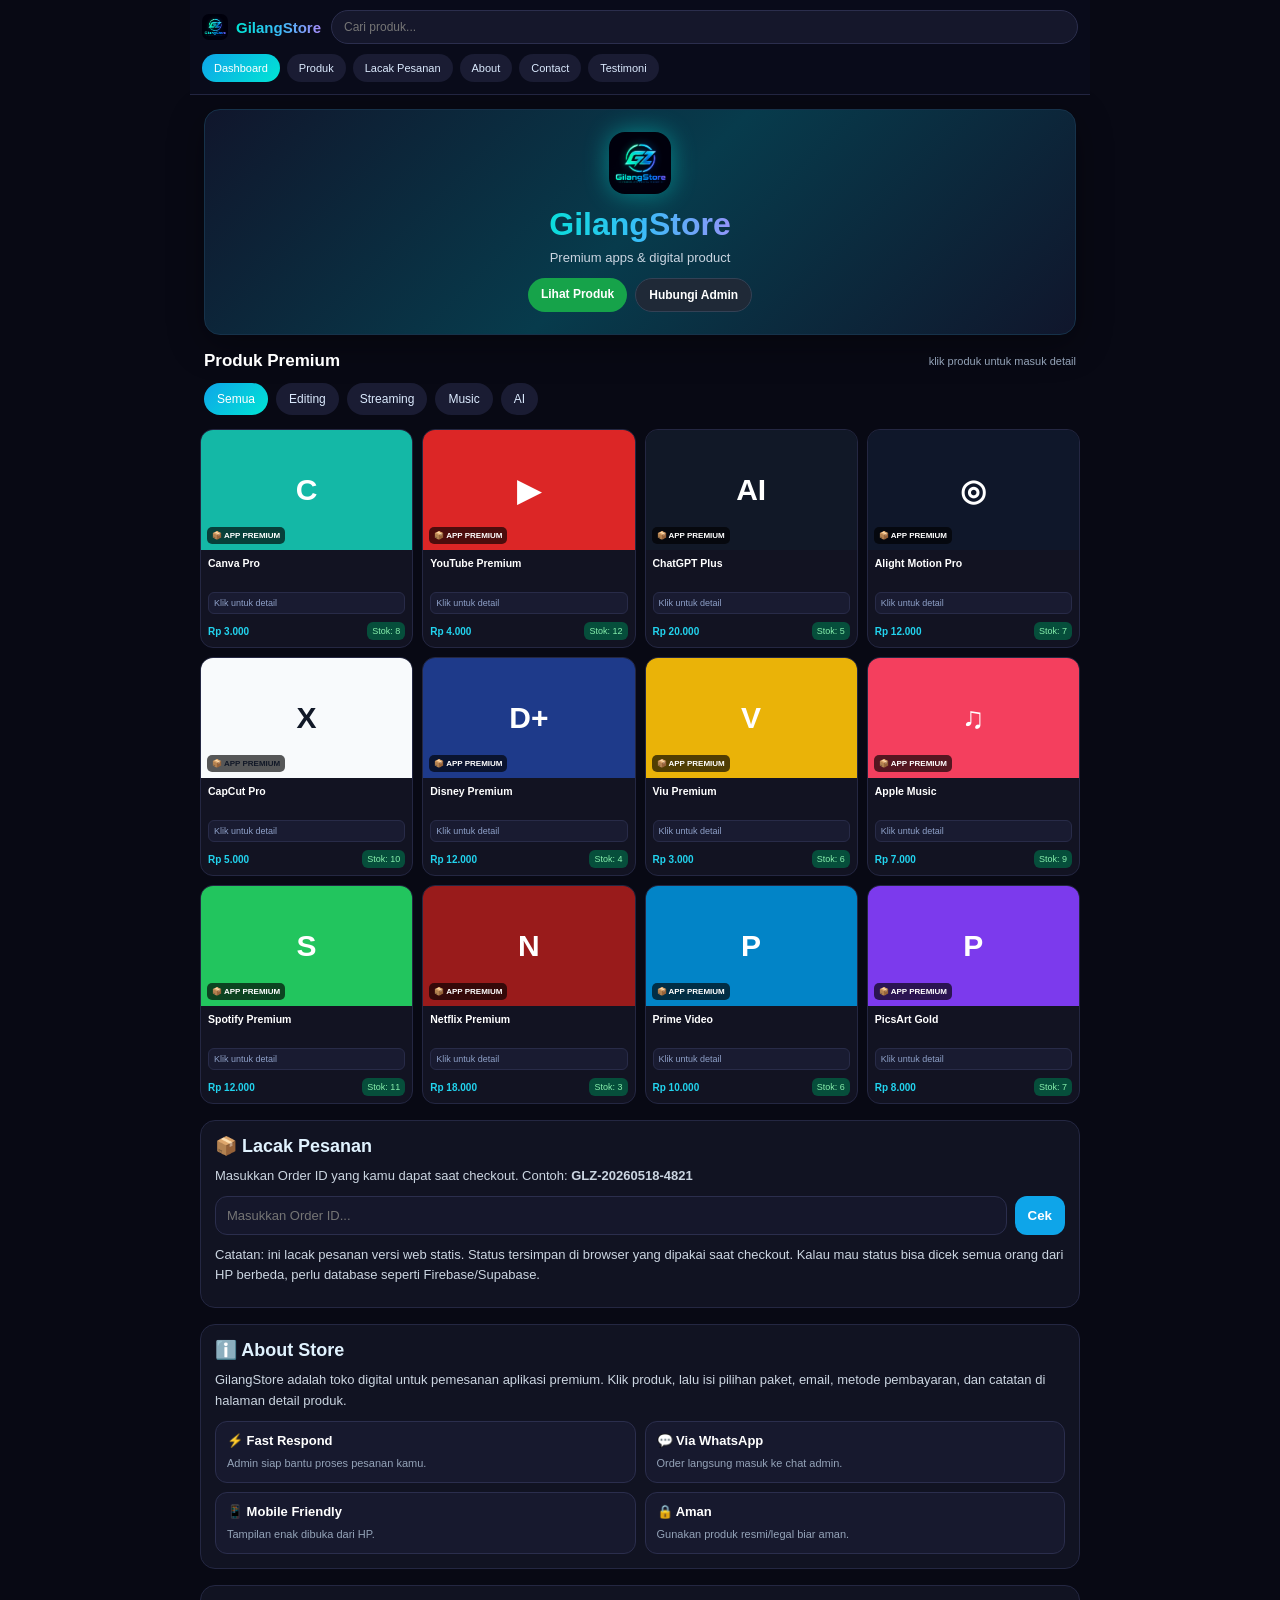
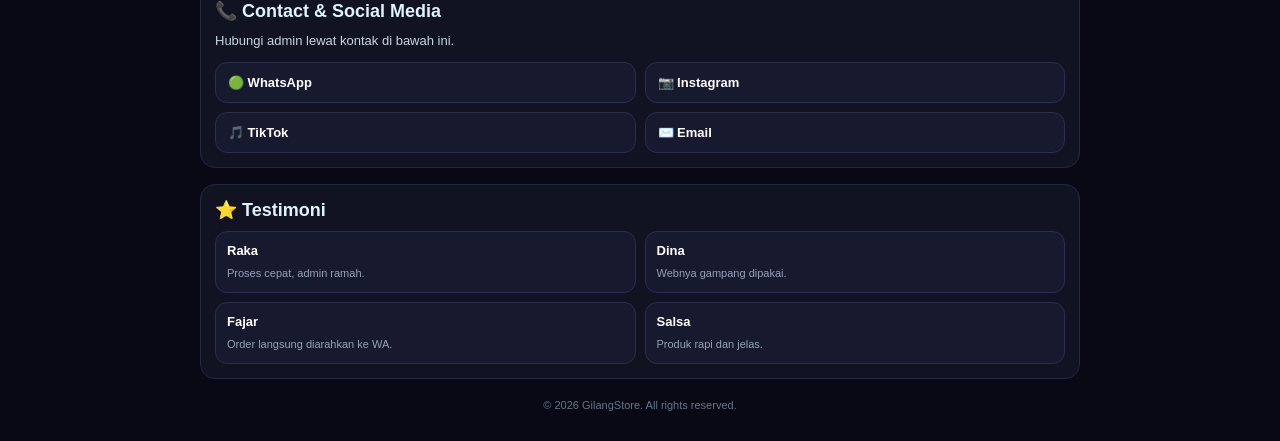
<file: gilangstore_orderid_tracking.html>
<!DOCTYPE html>
<html lang="id">
<head>
  <meta charset="UTF-8" />
  <meta name="viewport" content="width=device-width, initial-scale=1.0" />
  <title>GilangStore</title>
  <style>
    *{box-sizing:border-box;margin:0;padding:0;font-family:Arial,sans-serif}
    html{scroll-behavior:smooth}
    body{background:#080914;color:white;padding-bottom:30px}
    header{position:sticky;top:0;z-index:10;background:rgba(10,12,28,.96);border-bottom:1px solid #222541;padding:10px 12px}
    .topbar{display:flex;align-items:center;gap:10px}
    .brand{display:flex;align-items:center;gap:8px;white-space:nowrap}
    .brand-logo{width:26px;height:26px;object-fit:cover;border-radius:7px}
    .brand-text{
      font-size:15px;
      font-weight:900;
      background:linear-gradient(90deg,#00e5d4,#38bdf8,#a78bfa);
      -webkit-background-clip:text;
      background-clip:text;
      color:transparent;
    }
    .search{flex:1;background:#15172b;border:1px solid #2b2e4d;color:white;padding:9px 12px;border-radius:999px;outline:none;font-size:12px;min-width:0}
    .nav{display:flex;gap:7px;overflow-x:auto;margin-top:10px;padding-bottom:2px}
    .nav a{border:0;background:#1a1c33;color:#dbeafe;padding:8px 12px;border-radius:999px;font-size:11px;white-space:nowrap;text-decoration:none;cursor:pointer}
    .nav a.active,.nav a:hover{background:linear-gradient(135deg,#0ea5e9,#00e5d4);color:white}
    .hero{margin:14px;border-radius:16px;min-height:135px;background:linear-gradient(135deg,#10162c,#073b4c,#10162c);display:flex;align-items:center;justify-content:center;text-align:center;padding:22px;box-shadow:0 10px 35px rgba(0,0,0,.35);border:1px solid #16324a}
    .hero-logo{width:62px;height:62px;object-fit:cover;border-radius:16px;margin-bottom:8px;filter:drop-shadow(0 0 12px rgba(0,229,212,.45))}
    .hero h1{
      font-size:32px;
      background:linear-gradient(90deg,#00e5d4,#38bdf8,#a78bfa);
      -webkit-background-clip:text;
      background-clip:text;
      color:transparent;
      text-shadow:none;
      font-weight:900;
    }
    .hero p{margin-top:7px;color:#cbd5e1;font-size:13px}
    .hero-buttons{display:flex;justify-content:center;gap:8px;flex-wrap:wrap;margin-top:13px}
    .hero-buttons a{font-size:12px;text-decoration:none;color:white;background:#16a34a;padding:9px 13px;border-radius:999px;font-weight:700}
    .hero-buttons a.secondary{background:#1f2937;border:1px solid #334155}
    .section-title{padding:2px 14px 12px;display:flex;align-items:center;justify-content:space-between}
    .section-title h2{font-size:17px}
    .section-title span{font-size:11px;color:#94a3b8}
    .tabs{display:flex;gap:8px;overflow-x:auto;padding:0 14px 14px}
    .tab{border:0;background:#1a1c33;color:#dbeafe;padding:9px 13px;border-radius:999px;font-size:12px;white-space:nowrap;cursor:pointer}
    .tab.active{background:linear-gradient(135deg,#0ea5e9,#00e5d4);color:white}
    .grid{display:grid;grid-template-columns:repeat(3,1fr);gap:9px;padding:0 10px}
    .card{background:#121322;border:1px solid #242742;border-radius:13px;overflow:hidden;cursor:pointer;transition:.2s;min-width:0;text-decoration:none;color:white}
    .card:hover{transform:translateY(-3px);border-color:#00e5d4}
    .app-img{height:88px;display:flex;align-items:center;justify-content:center;font-size:30px;font-weight:800;color:white;position:relative}
    .badge{position:absolute;left:6px;bottom:6px;font-size:8px;background:rgba(0,0,0,.65);padding:4px 5px;border-radius:5px}
    .info{padding:7px}
    .info h3{font-size:10.5px;margin-bottom:8px;line-height:1.25;min-height:27px}
    .variants{background:#191b31;border:1px solid #282b48;color:#8ea0c8;font-size:9px;padding:5px;border-radius:6px;margin-bottom:8px}
    .bottom{display:flex;align-items:center;justify-content:space-between;gap:5px}
    .price{font-size:10px;color:#22d3ee;font-weight:700}
    .stock{font-size:9px;background:#064e3b;color:#86efac;padding:4px 5px;border-radius:6px;white-space:nowrap}
    .content-section{margin:16px 10px 0;padding:14px;background:#111322;border:1px solid #242742;border-radius:15px}
    .content-section h2{font-size:18px;margin-bottom:9px;color:#e0f2fe}
    .content-section p{font-size:13px;color:#cbd5e1;line-height:1.55;margin-bottom:8px}
    .mini-grid{display:grid;grid-template-columns:repeat(2,1fr);gap:9px;margin-top:10px}
    .mini-card{background:#17192e;border:1px solid #2b2e4d;border-radius:12px;padding:11px}
    .mini-card b{display:block;font-size:13px;margin-bottom:5px}
    .mini-card span{font-size:11px;color:#94a3b8;line-height:1.4}
    .socials{display:grid;grid-template-columns:repeat(2,1fr);gap:9px;margin-top:10px}
    .socials a{display:block;text-decoration:none;color:white;background:#17192e;border:1px solid #2b2e4d;padding:12px;border-radius:12px;font-size:13px;font-weight:700}
    .socials a:hover{border-color:#00e5d4}

    .track-box{display:flex;gap:8px;margin-top:10px}
    .track-box input{flex:1;background:#15172b;border:1px solid #2b2e4d;color:white;padding:11px;border-radius:12px;outline:none;min-width:0}
    .track-box button{border:0;background:#0ea5e9;color:white;padding:11px 13px;border-radius:12px;font-weight:800;cursor:pointer}
    .track-result{display:none;margin-top:10px;background:#0f172a;border:1px solid #1e293b;border-radius:12px;padding:12px;font-size:12px;line-height:1.6;color:#cbd5e1}
    .track-result b{color:white}

    footer{text-align:center;color:#64748b;font-size:11px;padding:20px 10px 0}
    .page{display:none}
    .page.active{display:block}
    .product-detail{padding:12px 10px 0}
    .back-btn{display:inline-block;margin:0 0 12px;background:#1a1c33;color:#e0f2fe;text-decoration:none;padding:9px 12px;border-radius:999px;font-size:12px;border:1px solid #2b2e4d;cursor:pointer}
    .detail-card{background:#111322;border:1px solid #242742;border-radius:17px;overflow:hidden}
    .detail-hero{min-height:150px;display:flex;align-items:center;justify-content:center;font-size:54px;font-weight:900;position:relative}
    .detail-body{padding:14px}
    .detail-body h1{font-size:23px;margin-bottom:8px}
    .desc{font-size:13px;color:#cbd5e1;line-height:1.5;margin-bottom:13px}
    .form-box{background:#17192e;border:1px solid #2b2e4d;border-radius:14px;padding:13px;margin-top:12px}
    .form-box h3{font-size:15px;margin-bottom:10px;color:#e0f2fe}
    label{display:block;font-size:12px;color:#cbd5e1;margin:10px 0 6px}
    select,input,textarea{width:100%;background:#101225;color:white;border:1px solid #2b2e4d;border-radius:11px;padding:11px;outline:none;font-size:13px}
    textarea{resize:vertical;min-height:70px}
    .pay-grid{display:grid;grid-template-columns:repeat(2,1fr);gap:8px}
    .pay-option{background:#101225;border:1px solid #2b2e4d;border-radius:11px;padding:11px;font-size:12px;cursor:pointer;text-align:center}
    .pay-option.active{border-color:#00e5d4;background:#102c35}
    .summary{margin-top:12px;background:#0f172a;border:1px solid #1e293b;border-radius:12px;padding:12px}
    .summary div{display:flex;justify-content:space-between;font-size:13px;margin:5px 0;color:#cbd5e1}
    .summary b{color:white}
    .order-btn{display:block;text-align:center;text-decoration:none;margin-top:14px;background:#16a34a;color:white;padding:13px;border-radius:12px;font-weight:800;font-size:14px}
    .note{margin-top:10px;color:#94a3b8;font-size:11px;line-height:1.4}
    @media(min-width:700px){
      body{max-width:900px;margin:auto}
      .grid{grid-template-columns:repeat(4,1fr)}
      .app-img{height:120px}
      .detail-wrap{display:grid;grid-template-columns:1fr 1fr;gap:14px;align-items:start}
      .detail-hero{min-height:330px}
    }
  </style>
</head>
<body>
  <header>
    <div class="topbar">
      <div class="brand">
        <img src="gilz.png" alt="Logo Gilz Store" class="brand-logo">
        <span class="brand-text">GilangStore</span>
      </div>
      <input class="search" id="search" type="text" placeholder="Cari produk..." />
    </div>
    <nav class="nav">
      <a onclick="showHome()" class="active">Dashboard</a>
      <a onclick="showHome('produk')">Produk</a>
      <a onclick="showHome('lacak')">Lacak Pesanan</a>
      <a onclick="showHome('about')">About</a>
      <a onclick="showHome('contact')">Contact</a>
      <a onclick="showHome('testimoni')">Testimoni</a>
    </nav>
  </header>

  <div id="homePage" class="page active">
    <section class="hero" id="home">
      <div>
        <img src="gilz.png" alt="Logo GilangStore" class="hero-logo">
        <h1>GilangStore</h1>
        <p>Premium apps & digital product</p>
        <div class="hero-buttons">
          <a href="#produk">Lihat Produk</a>
          <a class="secondary" href="#contact">Hubungi Admin</a>
        </div>
      </div>
    </section>

    <section id="produk">
      <div class="section-title">
        <h2>Produk Premium</h2>
        <span>klik produk untuk masuk detail</span>
      </div>

      <div class="tabs">
        <button class="tab active" onclick="filterCategory('all', this)">Semua</button>
        <button class="tab" onclick="filterCategory('editing', this)">Editing</button>
        <button class="tab" onclick="filterCategory('streaming', this)">Streaming</button>
        <button class="tab" onclick="filterCategory('music', this)">Music</button>
        <button class="tab" onclick="filterCategory('ai', this)">AI</button>
      </div>

      <main class="grid" id="productGrid"></main>
    </section>


    <section class="content-section" id="lacak">
      <h2>📦 Lacak Pesanan</h2>
      <p>Masukkan Order ID yang kamu dapat saat checkout. Contoh: <b>GLZ-20260518-4821</b></p>
      <div class="track-box">
        <input id="trackInput" type="text" placeholder="Masukkan Order ID..." />
        <button onclick="trackOrder()">Cek</button>
      </div>
      <div class="track-result" id="trackResult"></div>
      <p class="note">Catatan: ini lacak pesanan versi web statis. Status tersimpan di browser yang dipakai saat checkout. Kalau mau status bisa dicek semua orang dari HP berbeda, perlu database seperti Firebase/Supabase.</p>
    </section>

    <section class="content-section" id="about">
      <h2>ℹ️ About Store</h2>
      <p>GilangStore adalah toko digital untuk pemesanan aplikasi premium. Klik produk, lalu isi pilihan paket, email, metode pembayaran, dan catatan di halaman detail produk.</p>
      <div class="mini-grid">
        <div class="mini-card"><b>⚡ Fast Respond</b><span>Admin siap bantu proses pesanan kamu.</span></div>
        <div class="mini-card"><b>💬 Via WhatsApp</b><span>Order langsung masuk ke chat admin.</span></div>
        <div class="mini-card"><b>📱 Mobile Friendly</b><span>Tampilan enak dibuka dari HP.</span></div>
        <div class="mini-card"><b>🔒 Aman</b><span>Gunakan produk resmi/legal biar aman.</span></div>
      </div>
    </section>

    <section class="content-section" id="contact">
      <h2>📞 Contact & Social Media</h2>
      <p>Hubungi admin lewat kontak di bawah ini.</p>
      <div class="socials">
        <a id="waLink" href="#" target="_blank">🟢 WhatsApp</a>
        <a href="https://instagram.com/usernamekamu" target="_blank">📷 Instagram</a>
        <a href="https://tiktok.com/@usernamekamu" target="_blank">🎵 TikTok</a>
        <a href="mailto:emailkamu@gmail.com">✉️ Email</a>
      </div>
    </section>

    <section class="content-section" id="testimoni">
      <h2>⭐ Testimoni</h2>
      <div class="mini-grid">
        <div class="mini-card"><b>Raka</b><span>Proses cepat, admin ramah.</span></div>
        <div class="mini-card"><b>Dina</b><span>Webnya gampang dipakai.</span></div>
        <div class="mini-card"><b>Fajar</b><span>Order langsung diarahkan ke WA.</span></div>
        <div class="mini-card"><b>Salsa</b><span>Produk rapi dan jelas.</span></div>
      </div>
    </section>
  </div>

  <div id="detailPage" class="page">
    <section class="product-detail">
      <button class="back-btn" onclick="showHome('produk')">← Kembali ke Produk</button>

      <div class="detail-wrap">
        <div class="detail-card">
          <div class="detail-hero" id="detailHero">AI</div>
          <div class="detail-body">
            <h1 id="detailName">Nama Produk</h1>
            <p class="desc" id="detailDesc">Deskripsi produk.</p>
            <div class="summary">
              <div><span>Harga mulai</span><b id="detailPrice">Rp0</b></div>
              <div><span>Stok</span><b id="detailStock">0</b></div>
              <div><span>Status</span><b>Tersedia</b></div>
            </div>
          </div>
        </div>

        <div class="detail-card">
          <div class="detail-body">
            <div class="form-box">
              <h3>🛒 Pilihan Produk</h3>

              <label>Durasi Paket</label>
              <select id="planSelect" onchange="updateTotal()">
                <option value="1">1 Bulan</option>
                <option value="2">2 Bulan</option>
                <option value="3">3 Bulan</option>
              </select>

              <label>Email / Username Pembeli</label>
              <input id="buyerEmail" type="text" placeholder="contoh: emailkamu@gmail.com" oninput="updateTotal()" />

              <label>Metode Pembayaran</label>
              <div class="pay-grid">
                <div class="pay-option active" onclick="selectPayment('DANA', this)">DANA</div>
                <div class="pay-option" onclick="selectPayment('GoPay', this)">GoPay</div>
                <div class="pay-option" onclick="selectPayment('OVO', this)">OVO</div>
                <div class="pay-option" onclick="selectPayment('QRIS', this)">QRIS</div>
              </div>

              <label>Catatan Tambahan</label>
              <textarea id="buyerNote" placeholder="Contoh: tolong proses cepat ya kak" oninput="updateTotal()"></textarea>

              <div class="summary">
                <div><span>Produk</span><b id="sumProduct">-</b></div>
                <div><span>Durasi</span><b id="sumPlan">1 Bulan</b></div>
                <div><span>Payment</span><b id="sumPayment">DANA</b></div>
                <div><span>Order ID</span><b id="sumOrderId">-</b></div>
                <div><span>Total</span><b id="sumTotal">Rp0</b></div>
              </div>

              <a class="order-btn" id="orderBtn" href="#" target="_blank">Pesan Sekarang via WhatsApp</a>
              <p class="note">Form ini akan otomatis membuat pesan order ke WhatsApp admin.</p>
            </div>
          </div>
        </div>
      </div>
    </section>
  </div>

  <footer>
    © 2026 GilangStore. All rights reserved.
  </footer>

  <script>
    const whatsappNumber = "6281234567890"; // GANTI DENGAN NOMOR WA KAMU
    let selectedPayment = "DANA";
    let selectedProduct = null;
    let currentOrderId = "";

    const products = [
      { name:"Canva Pro", slug:"canva-pro", category:"editing", price:3000, stock:8, icon:"C", color:"#14b8a6", desc:"Canva Pro untuk kebutuhan desain poster, banner, konten, dan presentasi." },
      { name:"YouTube Premium", slug:"youtube-premium", category:"streaming", price:4000, stock:12, icon:"▶", color:"#dc2626", desc:"YouTube Premium untuk pengalaman menonton lebih nyaman sesuai paket yang tersedia." },
      { name:"ChatGPT Plus", slug:"chatgpt-plus", category:"ai", price:20000, stock:5, icon:"AI", color:"#111827", desc:"Paket ChatGPT untuk kebutuhan AI, belajar, coding, dan produktivitas." },
      { name:"Alight Motion Pro", slug:"alight-motion-pro", category:"editing", price:12000, stock:7, icon:"◎", color:"#0f172a", desc:"Alight Motion Pro untuk edit video, motion, dan efek visual." },
      { name:"CapCut Pro", slug:"capcut-pro", category:"editing", price:5000, stock:10, icon:"X", color:"#f8fafc", dark:true, desc:"CapCut Pro untuk kebutuhan edit video pendek dan konten sosial media." },
      { name:"Disney Premium", slug:"disney-premium", category:"streaming", price:12000, stock:4, icon:"D+", color:"#1e3a8a", desc:"Disney Premium untuk hiburan dan streaming sesuai paket yang tersedia." },
      { name:"Viu Premium", slug:"viu-premium", category:"streaming", price:3000, stock:6, icon:"V", color:"#eab308", desc:"Viu Premium untuk streaming drama dan film pilihan." },
      { name:"Apple Music", slug:"apple-music", category:"music", price:7000, stock:9, icon:"♫", color:"#f43f5e", desc:"Apple Music untuk mendengarkan musik premium." },
      { name:"Spotify Premium", slug:"spotify-premium", category:"music", price:12000, stock:11, icon:"S", color:"#22c55e", desc:"Spotify Premium untuk mendengarkan musik tanpa gangguan sesuai paket." },
      { name:"Netflix Premium", slug:"netflix-premium", category:"streaming", price:18000, stock:3, icon:"N", color:"#991b1b", desc:"Netflix Premium untuk streaming film dan series sesuai paket." },
      { name:"Prime Video", slug:"prime-video", category:"streaming", price:10000, stock:6, icon:"P", color:"#0284c7", desc:"Prime Video untuk hiburan film dan series." },
      { name:"PicsArt Gold", slug:"picsart-gold", category:"editing", price:8000, stock:7, icon:"P", color:"#7c3aed", desc:"PicsArt Gold untuk edit foto dan desain visual." }
    ];

    const grid = document.getElementById("productGrid");
    const searchInput = document.getElementById("search");
    const waLink = document.getElementById("waLink");
    let currentCategory = "all";

    waLink.href = `https://wa.me/${whatsappNumber}?text=${encodeURIComponent("Halo kak, saya mau tanya produk premium.")}`;

    function rupiah(number){return "Rp " + number.toLocaleString("id-ID")}

    function renderProducts(list){
      grid.innerHTML = "";
      if(list.length === 0){
        grid.innerHTML = `<p style="grid-column:1/-1;color:#94a3b8;font-size:13px;padding:10px">Produk tidak ditemukan.</p>`;
        return;
      }
      list.forEach((product)=>{
        const card = document.createElement("a");
        card.className = "card";
        card.href = `#/product/${product.slug}`;
        card.onclick = (e) => {
          e.preventDefault();
          openProduct(product.slug);
        };
        card.innerHTML = `
          <div class="app-img" style="background:${product.color};color:${product.dark ? '#111827':'white'}">
            ${product.icon}
            <span class="badge">📦 APP PREMIUM</span>
          </div>
          <div class="info">
            <h3>${product.name}</h3>
            <div class="variants">Klik untuk detail</div>
            <div class="bottom">
              <div class="price">${rupiah(product.price)}</div>
              <div class="stock">Stok: ${product.stock}</div>
            </div>
          </div>`;
        grid.appendChild(card);
      });
    }

    function applyFilters(){
      const keyword = searchInput.value.toLowerCase();
      let list = products.filter(p => p.name.toLowerCase().includes(keyword));
      if(currentCategory !== "all") list = list.filter(p => p.category === currentCategory);
      renderProducts(list);
    }

    function filterCategory(category, button){
      currentCategory = category;
      document.querySelectorAll(".tab").forEach(t => t.classList.remove("active"));
      button.classList.add("active");
      applyFilters();
    }

    function openProduct(slug){
      const product = products.find(p => p.slug === slug);
      if(!product) return showHome("produk");
      selectedProduct = product;
      currentOrderId = generateOrderId();
      location.hash = `/product/${slug}`;

      document.getElementById("homePage").classList.remove("active");
      document.getElementById("detailPage").classList.add("active");
      document.getElementById("detailHero").textContent = product.icon;
      document.getElementById("detailHero").style.background = product.color;
      document.getElementById("detailHero").style.color = product.dark ? "#111827" : "white";
      document.getElementById("detailName").textContent = product.name;
      document.getElementById("detailDesc").textContent = product.desc;
      document.getElementById("detailPrice").textContent = rupiah(product.price);
      document.getElementById("detailStock").textContent = product.stock;
      document.getElementById("sumProduct").textContent = product.name;
      document.getElementById("planSelect").value = "1";
      window.scrollTo(0,0);
      updateTotal();
    }

    function showHome(target){
      document.getElementById("detailPage").classList.remove("active");
      document.getElementById("homePage").classList.add("active");
      history.pushState("", document.title, location.pathname);
      setTimeout(() => {
        if(target) document.getElementById(target)?.scrollIntoView();
        else window.scrollTo(0,0);
      }, 50);
    }

    function selectPayment(method, el){
      selectedPayment = method;
      document.querySelectorAll(".pay-option").forEach(p => p.classList.remove("active"));
      el.classList.add("active");
      updateTotal();
    }


    function generateOrderId(){
      const now = new Date();
      const year = now.getFullYear();
      const month = String(now.getMonth() + 1).padStart(2, "0");
      const day = String(now.getDate()).padStart(2, "0");
      const random = Math.floor(1000 + Math.random() * 9000);
      return `GLZ-${year}${month}${day}-${random}`;
    }

    function saveOrder(orderData){
      const orders = JSON.parse(localStorage.getItem("gilangstore_orders") || "{}");
      orders[orderData.id] = orderData;
      localStorage.setItem("gilangstore_orders", JSON.stringify(orders));
    }

    function trackOrder(){
      const input = document.getElementById("trackInput").value.trim().toUpperCase();
      const result = document.getElementById("trackResult");

      if(!input){
        result.style.display = "block";
        result.innerHTML = "Masukkan Order ID dulu ya.";
        return;
      }

      const orders = JSON.parse(localStorage.getItem("gilangstore_orders") || "{}");
      const order = orders[input];

      result.style.display = "block";

      if(order){
        result.innerHTML = `
          <b>Order ditemukan ✅</b><br>
          Order ID: <b>${order.id}</b><br>
          Produk: <b>${order.product}</b><br>
          Durasi: <b>${order.plan} bulan</b><br>
          Total: <b>${order.total}</b><br>
          Pembayaran: <b>${order.payment}</b><br>
          Status: <b>${order.status}</b>
        `;
      } else {
        result.innerHTML = `
          <b>Order ID belum ditemukan.</b><br>
          Pastikan kode benar. Kalau kamu pesan lewat WhatsApp, kirim Order ID itu ke admin untuk dicek manual.
        `;
      }
    }

    function handleOrderClick(){
      if(!selectedProduct) return;
      const plan = Number(document.getElementById("planSelect").value);
      const email = document.getElementById("buyerEmail").value.trim();
      const note = document.getElementById("buyerNote").value.trim();
      const total = selectedProduct.price * plan;

      saveOrder({
        id: currentOrderId,
        product: selectedProduct.name,
        plan: plan,
        total: rupiah(total),
        payment: selectedPayment,
        email: email || "-",
        note: note || "-",
        status: "Menunggu pembayaran / diproses admin"
      });
    }

    function updateTotal(){
      if(!selectedProduct) return;
      const plan = Number(document.getElementById("planSelect").value);
      const email = document.getElementById("buyerEmail").value.trim();
      const note = document.getElementById("buyerNote").value.trim();
      const total = selectedProduct.price * plan;

      document.getElementById("sumPlan").textContent = `${plan} Bulan`;
      document.getElementById("sumPayment").textContent = selectedPayment;
      document.getElementById("sumOrderId").textContent = currentOrderId;
      document.getElementById("sumTotal").textContent = rupiah(total);

      const message =
`Halo kak, saya mau pesan:
Order ID: ${currentOrderId}
Produk: ${selectedProduct.name}
Durasi: ${plan} bulan
Total: ${rupiah(total)}
Email/Username: ${email || "-"}
Pembayaran: ${selectedPayment}
Catatan: ${note || "-"}`;

      const orderBtn = document.getElementById("orderBtn");
      orderBtn.href = `https://wa.me/${whatsappNumber}?text=${encodeURIComponent(message)}`;
      orderBtn.onclick = handleOrderClick;
    }

    searchInput.addEventListener("input", applyFilters);

    function loadFromHash(){
      const hash = location.hash.replace("#/product/","");
      if(location.hash.startsWith("#/product/")) openProduct(hash);
      else renderProducts(products);
    }

    window.addEventListener("hashchange", loadFromHash);
    renderProducts(products);
    loadFromHash();
  </script>
</body>
</html>
</file>
